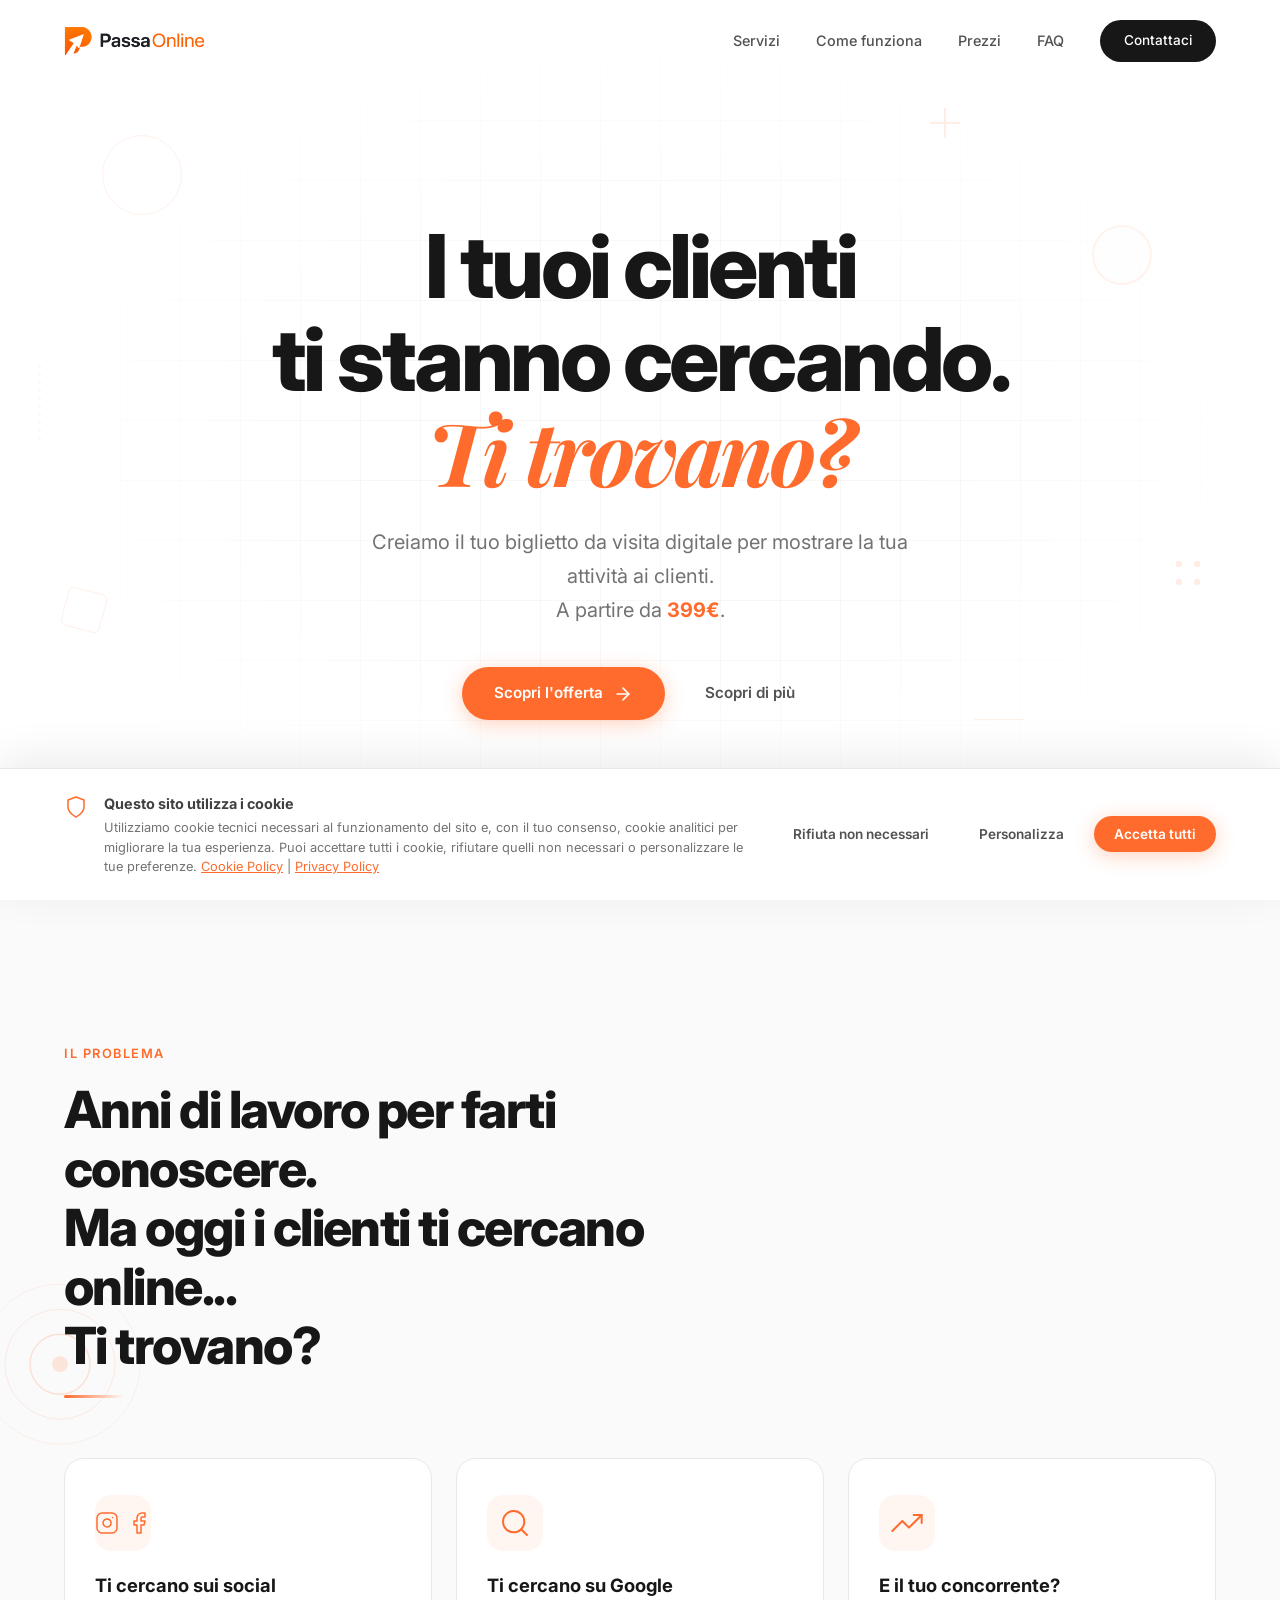
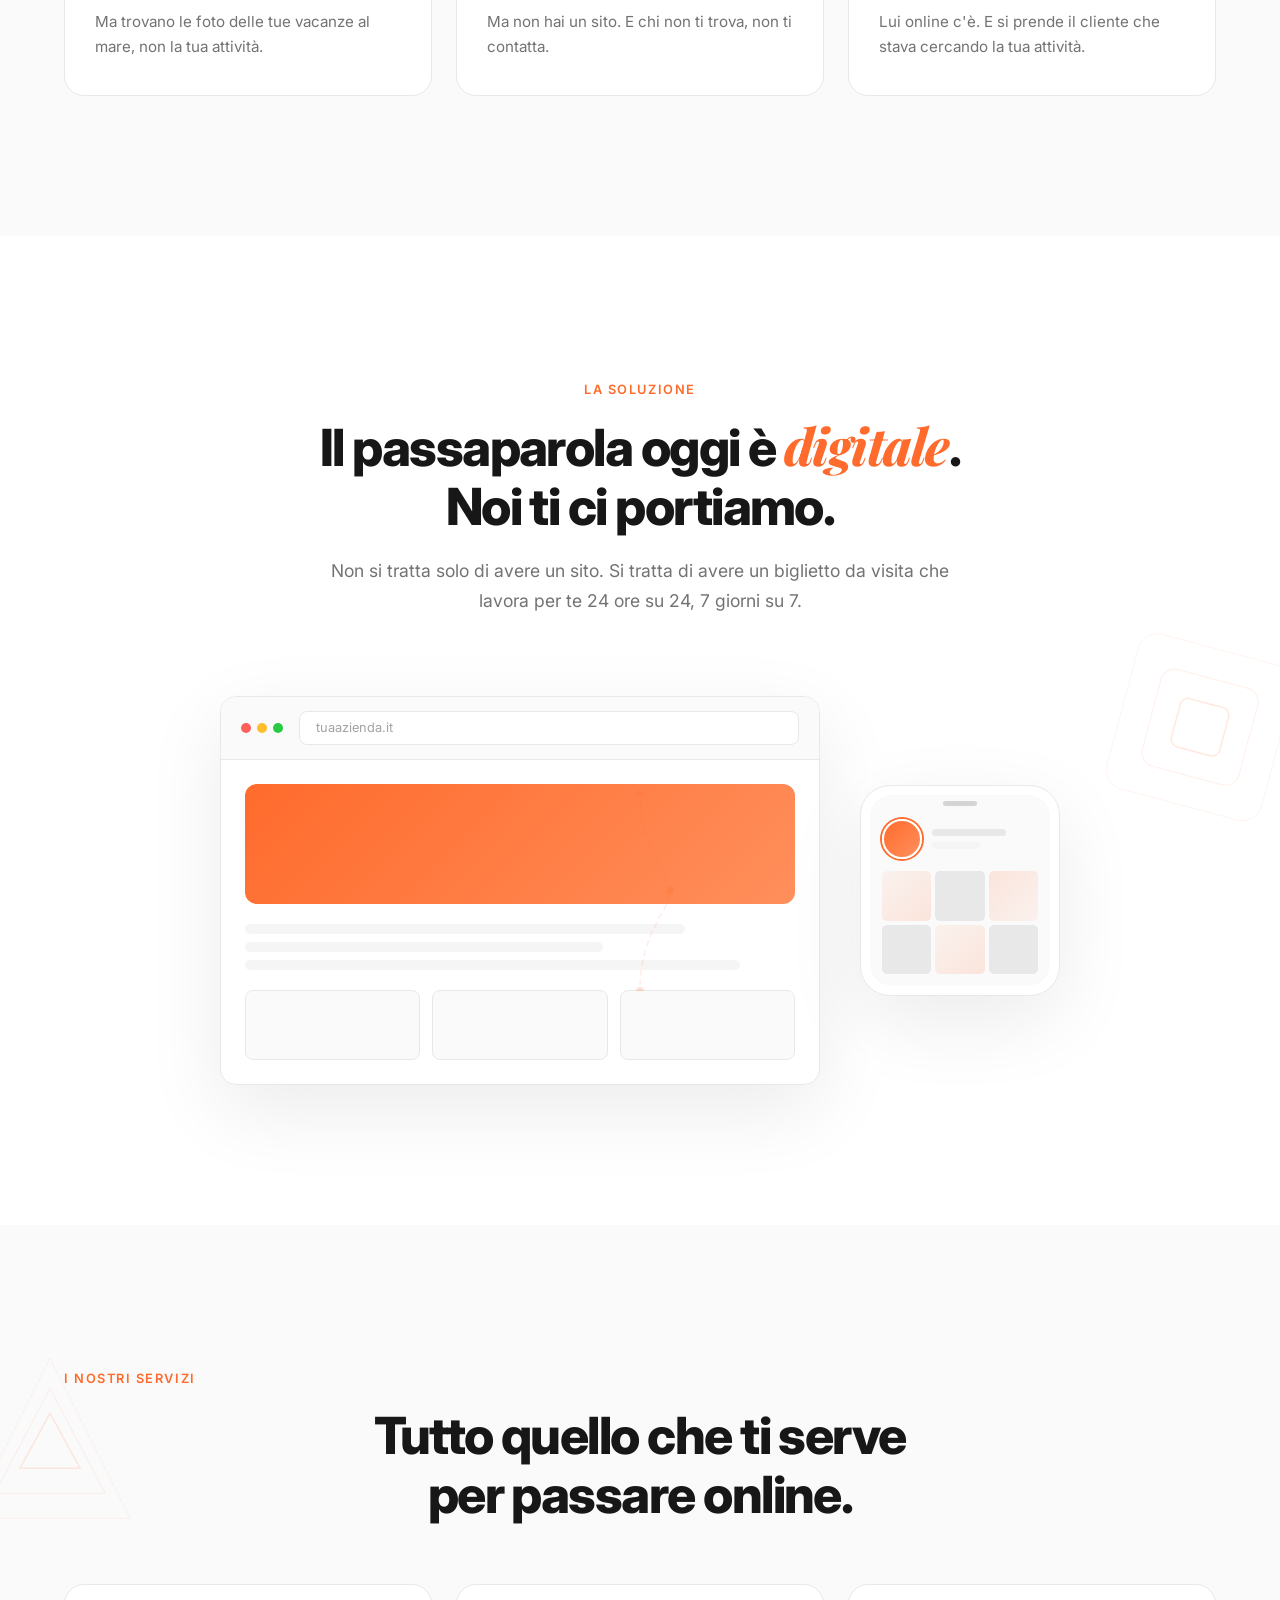
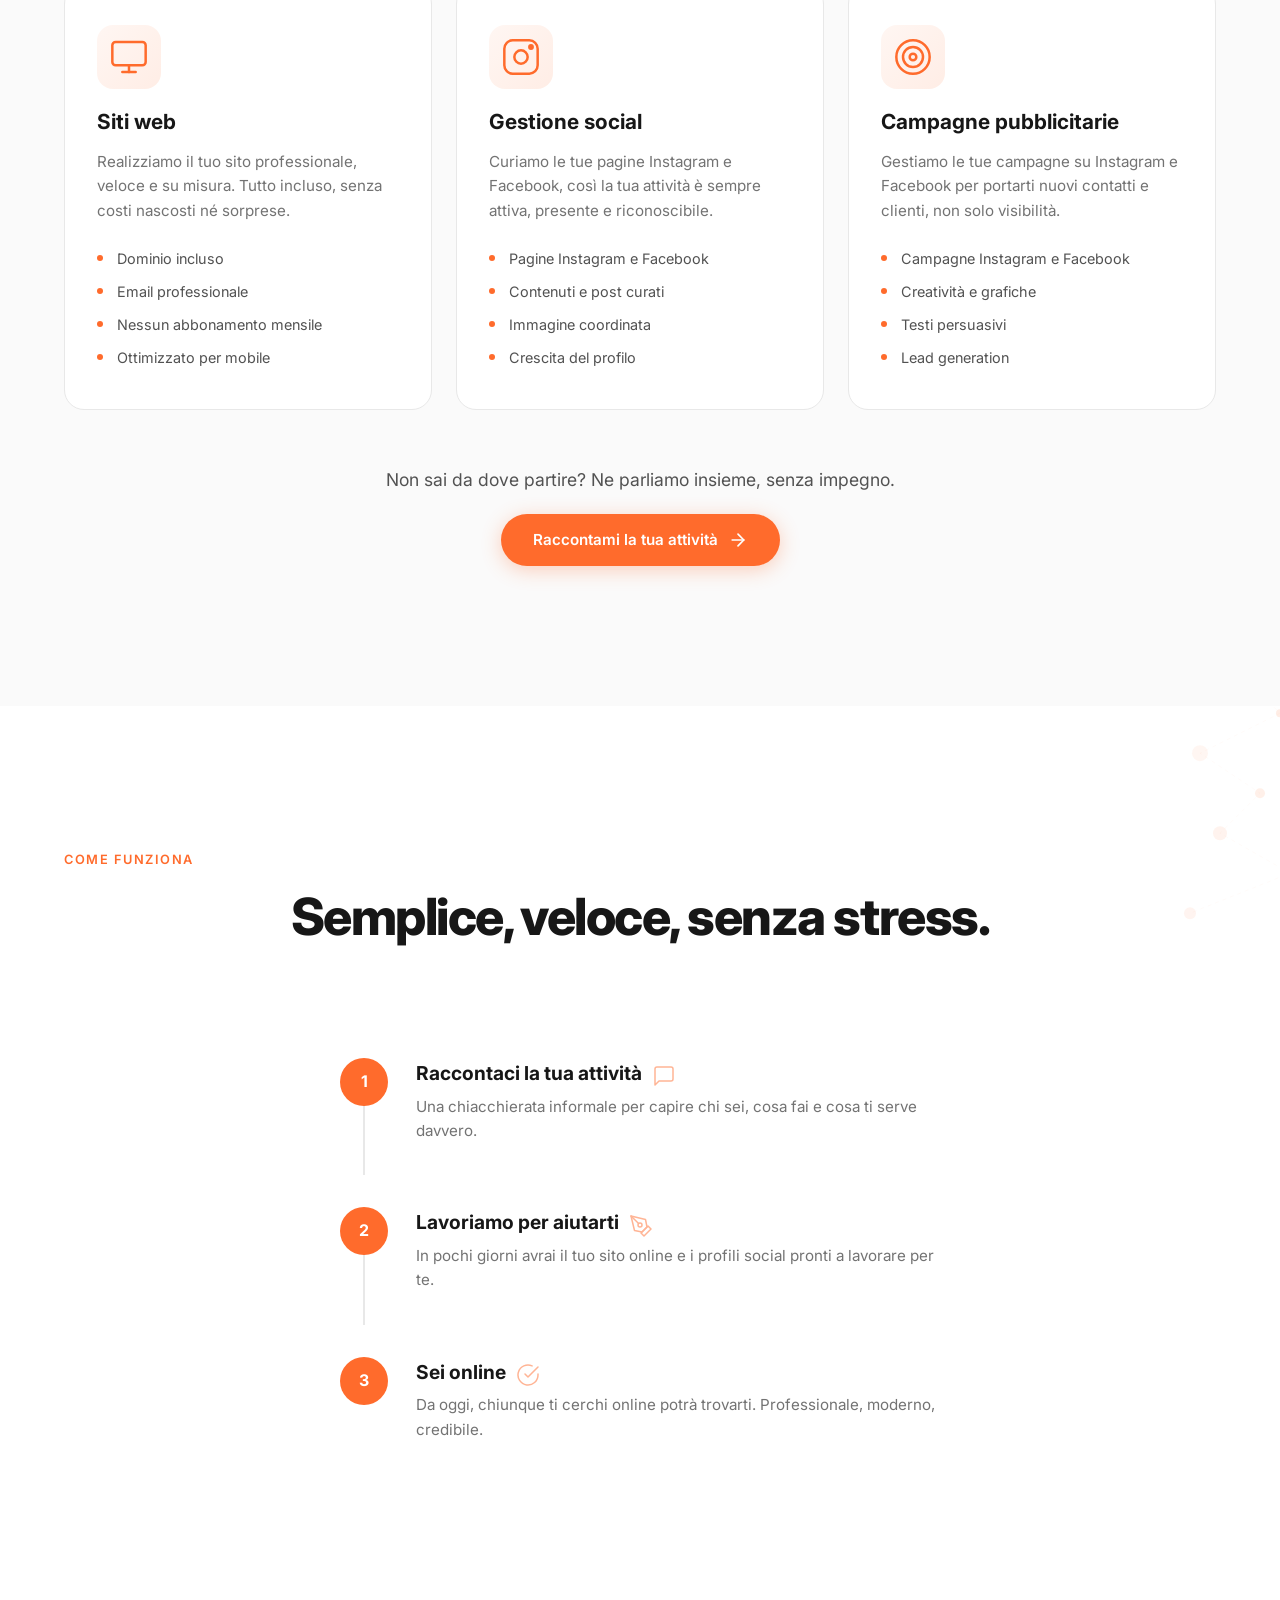
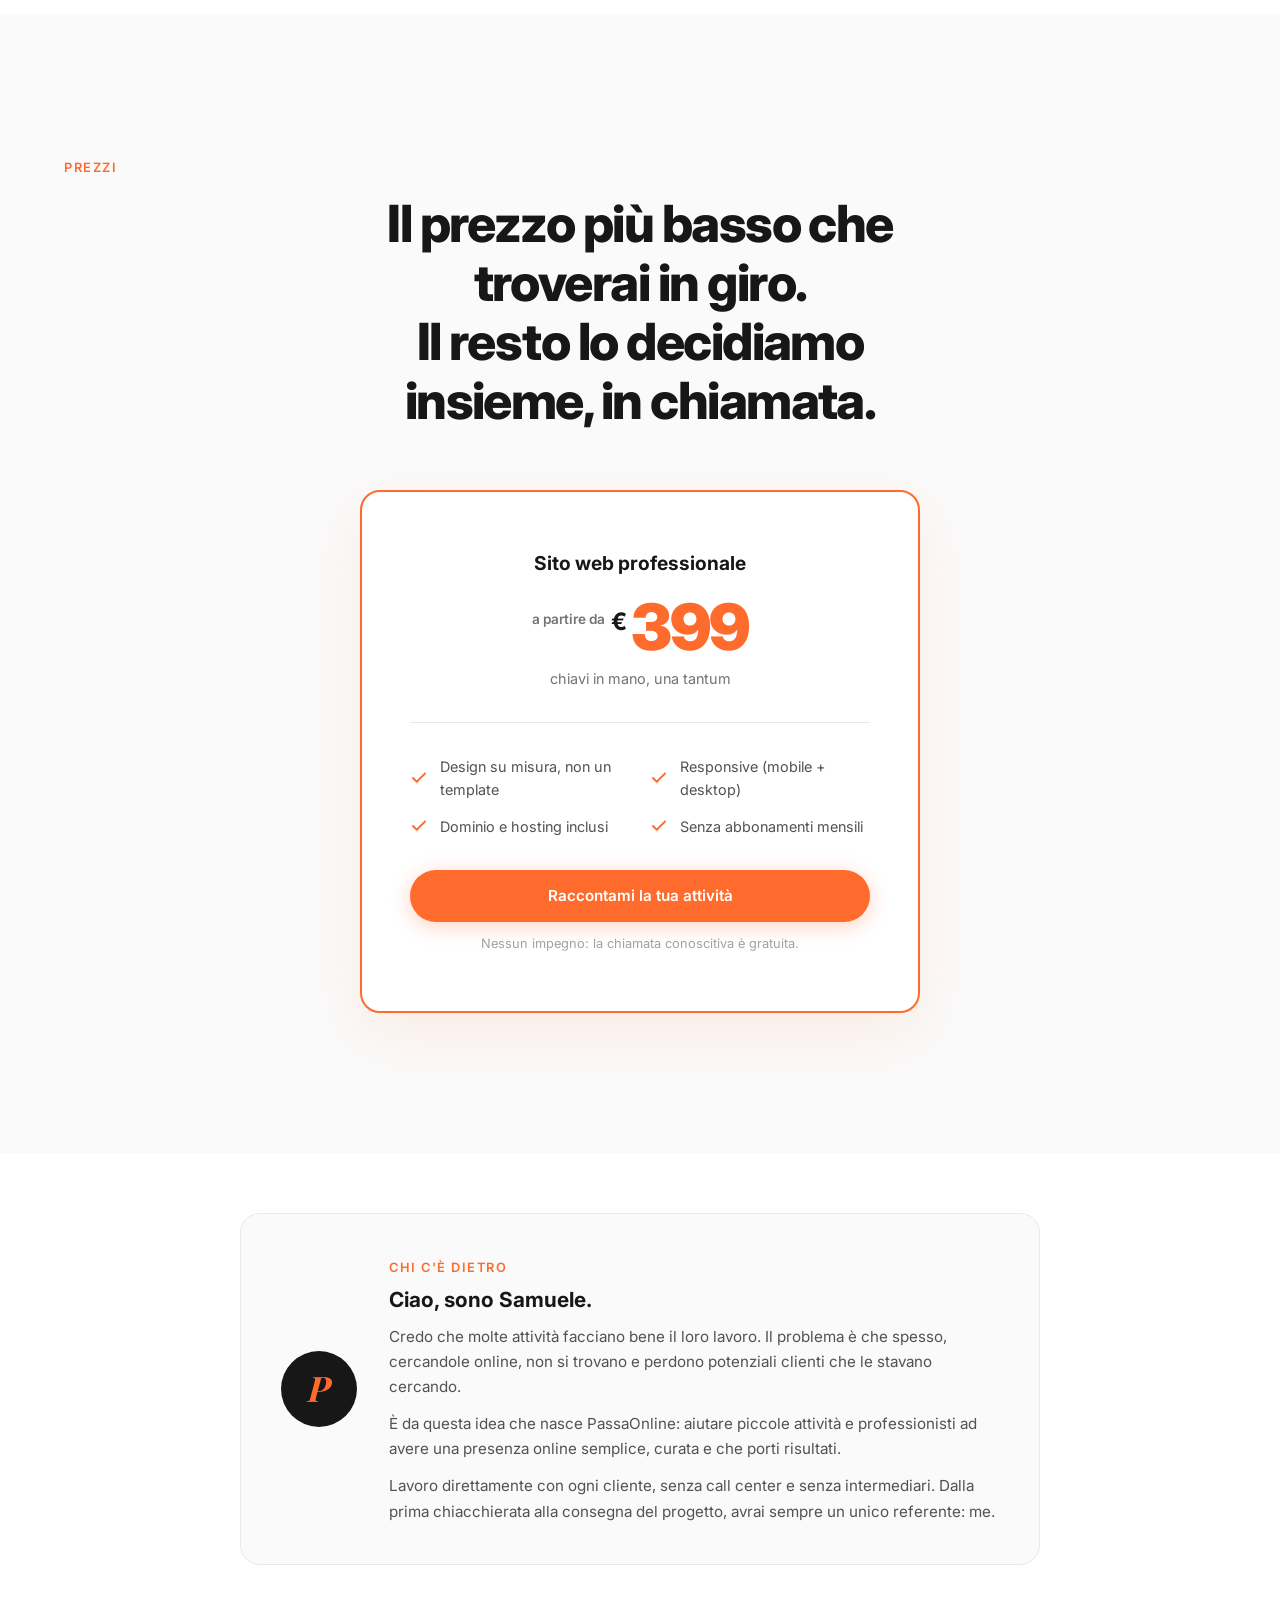
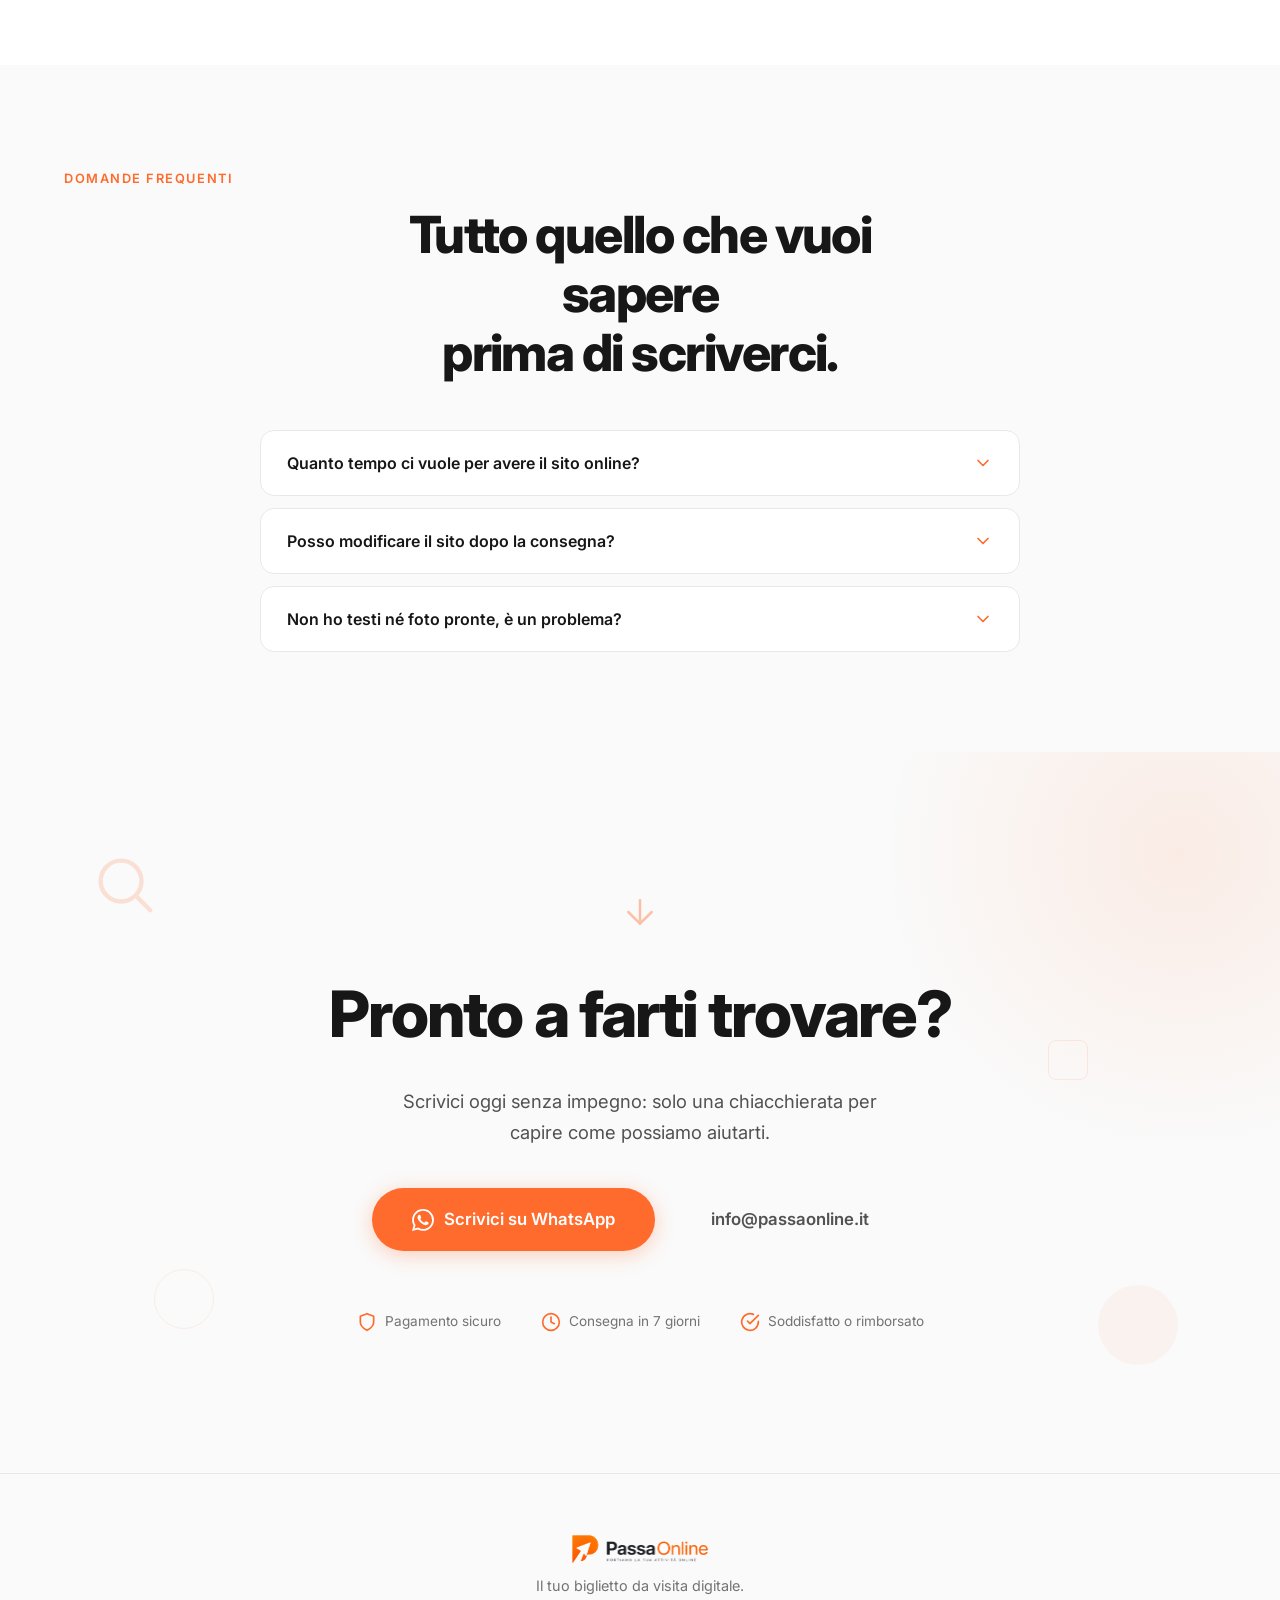
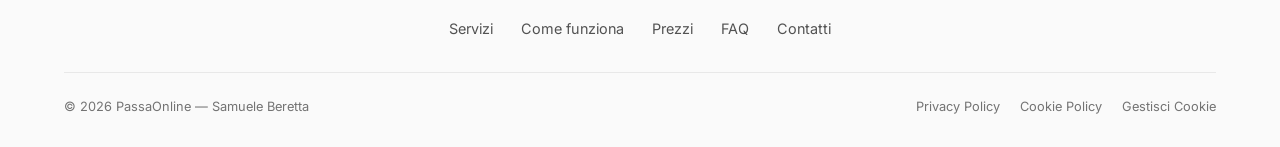
<file: index.html>
<!DOCTYPE html>
<html lang="it">
<head>
    <meta charset="UTF-8">
    <meta name="viewport" content="width=device-width, initial-scale=1.0">
    <title>PassaOnline — Il tuo biglietto da visita digitale</title>
    <meta name="description" content="Siti web professionali a partire da €399. Porta la tua attività online con PassaOnline.">

    <!-- Open Graph / social share preview -->
    <meta property="og:type" content="website">
    <meta property="og:title" content="PassaOnline — Il tuo biglietto da visita digitale">
    <meta property="og:description" content="Siti web professionali a partire da €399. Porta la tua attività online con PassaOnline.">
    <!-- TODO: aggiungere og-image.png (1200x630) e scommentare le righe sotto -->
    <!-- <meta property="og:image" content="og-image.png"> -->
    <!-- <meta name="twitter:card" content="summary_large_image"> -->

    <link rel="icon" type="image/png" href="assets/favicon.png">
    <link rel="apple-touch-icon" href="assets/apple-touch-icon.png">

    <link rel="preconnect" href="https://fonts.googleapis.com">
    <link rel="preconnect" href="https://fonts.gstatic.com" crossorigin>
    <link href="https://fonts.googleapis.com/css2?family=Inter:wght@300;400;500;600;700;800;900&family=Playfair+Display:ital,wght@0,400;0,700;1,400&display=swap" rel="stylesheet">
    <link rel="stylesheet" href="style.css">
</head>
<body>
    <!-- Cursor follower -->
    <div class="cursor-glow" id="cursorGlow"></div>

    <!-- Navigation -->
    <nav class="nav" id="nav">
        <div class="nav-inner">
            <a href="#" class="nav-logo">
                <img src="assets/logo-horizontal-notag.png" alt="PassaOnline" class="nav-logo-full">
            </a>
            <div class="nav-links" id="navLinks">
                <a href="#servizi">Servizi</a>
                <a href="#processo">Come funziona</a>
                <a href="#prezzi">Prezzi</a>
                <a href="#faq">FAQ</a>
                <a href="#contatti" class="nav-cta">Contattaci</a>
            </div>
            <button class="nav-toggle" id="navToggle" aria-label="Menu">
                <span></span>
                <span></span>
                <span></span>
            </button>
        </div>
    </nav>

    <!-- Hero Section -->
    <section class="hero" id="hero">
        <div class="hero-bg-grid"></div>
        <!-- Floating decorative shapes -->
        <div class="floating-shapes">
            <div class="shape shape-circle" style="top: 15%; left: 8%; --delay: 0s; --size: 80px;"></div>
            <div class="shape shape-ring" style="top: 25%; right: 10%; --delay: 1.5s; --size: 60px;"></div>
            <div class="shape shape-square" style="bottom: 30%; left: 5%; --delay: 3s; --size: 40px;"></div>
            <div class="shape shape-dots" style="top: 60%; right: 6%; --delay: 0.8s;"></div>
            <div class="shape shape-cross" style="top: 12%; right: 25%; --delay: 2s; --size: 30px;"></div>
            <div class="shape shape-triangle" style="bottom: 20%; right: 20%; --delay: 1s; --size: 50px;"></div>
            <div class="shape shape-zigzag" style="top: 40%; left: 3%; --delay: 2.5s;"></div>
        </div>
        <div class="hero-content">
            <h1 class="hero-title">
                <span class="reveal">I tuoi clienti</span>
                <span class="reveal">ti stanno cercando.</span>
                <span class="reveal hero-title-accent">Ti trovano?</span>
            </h1>
            <p class="hero-subtitle reveal">
                Creiamo il tuo biglietto da visita digitale per mostrare
                la tua attività ai clienti.<br>A partire da <strong>399€</strong>.
            </p>
            <div class="hero-actions reveal">
                <a href="#prezzi" class="btn btn-primary">
                    <span>Scopri l'offerta</span>
                    <svg width="20" height="20" viewBox="0 0 24 24" fill="none" stroke="currentColor" stroke-width="2" stroke-linecap="round" stroke-linejoin="round"><line x1="5" y1="12" x2="19" y2="12"></line><polyline points="12 5 19 12 12 19"></polyline></svg>
                </a>
                <a href="#servizi" class="btn btn-ghost">Scopri di più</a>
            </div>
        </div>
        <div class="hero-scroll-indicator">
            <div class="scroll-line"></div>
        </div>
    </section>

    <!-- Problem Section -->
    <section class="problem" id="problema">
        <!-- Decorative illustration -->
        <div class="section-deco section-deco-left">
            <svg width="200" height="200" viewBox="0 0 200 200" fill="none">
                <circle cx="100" cy="100" r="80" stroke="var(--orange)" stroke-width="1" opacity="0.08"/>
                <circle cx="100" cy="100" r="55" stroke="var(--orange)" stroke-width="1" opacity="0.12"/>
                <circle cx="100" cy="100" r="30" stroke="var(--orange)" stroke-width="1.5" opacity="0.18"/>
                <circle cx="100" cy="100" r="8" fill="var(--orange)" opacity="0.15"/>
            </svg>
        </div>
        <div class="container">
            <div class="problem-grid">
                <div class="problem-text">
                    <span class="section-label reveal">Il problema</span>
                    <h2 class="section-title reveal">
                        Anni di lavoro per farti conoscere.<br>Ma oggi i clienti ti cercano online...<br>Ti trovano?
                    </h2>
                    <!-- Decorative line accent -->
                    <div class="deco-line reveal"></div>
                </div>
                <div class="problem-cards">
                    <div class="problem-card reveal" data-delay="0">
                        <div class="problem-card-icon" style="gap: 8px;">
                            <svg width="26" height="26" viewBox="0 0 24 24" fill="none" stroke="currentColor" stroke-width="1.5" stroke-linecap="round" stroke-linejoin="round"><rect x="2" y="2" width="20" height="20" rx="5" ry="5"></rect><path d="M16 11.37A4 4 0 1 1 12.63 8 4 4 0 0 1 16 11.37z"></path><line x1="17.5" y1="6.5" x2="17.51" y2="6.5"></line></svg>
                            <svg width="26" height="26" viewBox="0 0 24 24" fill="none" stroke="currentColor" stroke-width="1.5" stroke-linecap="round" stroke-linejoin="round"><path d="M18 2h-3a5 5 0 0 0-5 5v3H7v4h3v8h4v-8h3l1-4h-4V7a1 1 0 0 1 1-1h3z"></path></svg>
                        </div>
                        <h3>Ti cercano sui social</h3>
                        <p>Ma trovano le foto delle tue vacanze al mare, non la tua attività.</p>
                    </div>
                    <div class="problem-card reveal" data-delay="100">
                        <div class="problem-card-icon">
                            <svg width="32" height="32" viewBox="0 0 24 24" fill="none" stroke="currentColor" stroke-width="1.5" stroke-linecap="round" stroke-linejoin="round"><circle cx="11" cy="11" r="8"></circle><line x1="21" y1="21" x2="16.65" y2="16.65"></line></svg>
                        </div>
                        <h3>Ti cercano su Google</h3>
                        <p>Ma non hai un sito. E chi non ti trova, non ti contatta.</p>
                    </div>
                    <div class="problem-card reveal" data-delay="200">
                        <div class="problem-card-icon">
                            <svg width="32" height="32" viewBox="0 0 24 24" fill="none" stroke="currentColor" stroke-width="1.5" stroke-linecap="round" stroke-linejoin="round"><polyline points="23 6 13.5 15.5 8.5 10.5 1 18"></polyline><polyline points="17 6 23 6 23 12"></polyline></svg>
                        </div>
                        <h3>E il tuo concorrente?</h3>
                        <p>Lui online c'è. E si prende il cliente che stava cercando la tua attività.</p>
                    </div>
                </div>
            </div>
        </div>
    </section>

    <!-- Solution Section -->
    <section class="solution">
        <div class="section-deco section-deco-right">
            <svg width="240" height="240" viewBox="0 0 240 240" fill="none">
                <rect x="40" y="40" width="160" height="160" rx="20" stroke="var(--orange)" stroke-width="1" opacity="0.07" transform="rotate(15 120 120)"/>
                <rect x="70" y="70" width="100" height="100" rx="14" stroke="var(--orange)" stroke-width="1" opacity="0.1" transform="rotate(15 120 120)"/>
                <rect x="95" y="95" width="50" height="50" rx="8" stroke="var(--orange)" stroke-width="1.5" opacity="0.15" transform="rotate(15 120 120)"/>
            </svg>
        </div>
        <div class="container">
            <div class="solution-content">
                <span class="section-label reveal">La soluzione</span>
                <h2 class="section-title reveal">
                    Il passaparola oggi è <em>digitale</em>.
                    <br>Noi ti ci portiamo.
                </h2>
                <p class="solution-desc reveal">
                    Non si tratta solo di avere un sito. Si tratta di avere
                    un biglietto da visita che lavora per te
                    24 ore su 24, 7 giorni su 7.
                </p>
            </div>
            <div class="solution-visual reveal">
                <!-- Decorative connector lines -->
                <svg class="deco-connector" width="100" height="200" viewBox="0 0 100 200" fill="none">
                    <path d="M50 0 C50 60, 80 80, 80 100 S50 140, 50 200" stroke="var(--orange)" stroke-width="1.5" opacity="0.12" stroke-dasharray="6 4"/>
                    <circle cx="50" cy="0" r="4" fill="var(--orange)" opacity="0.2"/>
                    <circle cx="80" cy="100" r="4" fill="var(--orange)" opacity="0.2"/>
                    <circle cx="50" cy="200" r="4" fill="var(--orange)" opacity="0.2"/>
                </svg>
                <div class="browser-mockup">
                    <div class="browser-header">
                        <div class="browser-dots">
                            <span></span><span></span><span></span>
                        </div>
                        <div class="browser-url">
                            <span>tuaazienda.it</span>
                        </div>
                    </div>
                    <div class="browser-body">
                        <div class="mockup-hero-block"></div>
                        <div class="mockup-text-lines">
                            <div class="mockup-line" style="width: 80%"></div>
                            <div class="mockup-line" style="width: 65%"></div>
                            <div class="mockup-line" style="width: 90%"></div>
                        </div>
                        <div class="mockup-cards">
                            <div class="mockup-card"></div>
                            <div class="mockup-card"></div>
                            <div class="mockup-card"></div>
                        </div>
                    </div>
                </div>
                <div class="phone-mockup">
                    <div class="phone-cam"></div>
                    <div class="phone-screen">
                        <div class="phone-header">
                            <div class="phone-profile-pic"></div>
                            <div class="phone-lines">
                                <div class="phone-line phone-line-name"></div>
                                <div class="phone-line phone-line-sub"></div>
                            </div>
                        </div>
                        <div class="phone-grid">
                            <div class="phone-post"></div>
                            <div class="phone-post"></div>
                            <div class="phone-post"></div>
                            <div class="phone-post"></div>
                            <div class="phone-post"></div>
                            <div class="phone-post"></div>
                        </div>
                    </div>
                </div>
            </div>
        </div>
    </section>

    <!-- Services Section -->
    <section class="services" id="servizi">
        <div class="section-deco section-deco-left" style="top: 20%;">
            <svg width="180" height="180" viewBox="0 0 180 180" fill="none">
                <polygon points="90,10 170,170 10,170" stroke="var(--orange)" stroke-width="1" opacity="0.07" fill="none"/>
                <polygon points="90,40 145,145 35,145" stroke="var(--orange)" stroke-width="1" opacity="0.1" fill="none"/>
                <polygon points="90,65 120,120 60,120" stroke="var(--orange)" stroke-width="1.5" opacity="0.14" fill="none"/>
            </svg>
        </div>
        <div class="container">
            <span class="section-label reveal">I nostri servizi</span>
            <h2 class="section-title reveal">Tutto quello che ti serve<br>per passare online.</h2>
            <div class="services-grid">
                <div class="service-card reveal" data-delay="0">
                    <div class="service-icon">
                        <svg width="40" height="40" viewBox="0 0 24 24" fill="none" stroke="currentColor" stroke-width="1.5" stroke-linecap="round" stroke-linejoin="round"><rect x="2" y="3" width="20" height="14" rx="2" ry="2"></rect><line x1="8" y1="21" x2="16" y2="21"></line><line x1="12" y1="17" x2="12" y2="21"></line></svg>
                    </div>
                    <h3>Siti web</h3>
                    <p>Realizziamo il tuo sito professionale, veloce e su misura. Tutto incluso, senza costi nascosti né sorprese.</p>
                    <ul class="service-features">
                        <li>Dominio incluso</li>
                        <li>Email professionale</li>
                        <li>Nessun abbonamento mensile</li>
                        <li>Ottimizzato per mobile</li>
                    </ul>
                </div>
                <div class="service-card reveal" data-delay="100">
                    <div class="service-icon">
                        <svg width="40" height="40" viewBox="0 0 24 24" fill="none" stroke="currentColor" stroke-width="1.5" stroke-linecap="round" stroke-linejoin="round"><path d="M17 2H7a5 5 0 0 0-5 5v10a5 5 0 0 0 5 5h10a5 5 0 0 0 5-5V7a5 5 0 0 0-5-5z"></path><circle cx="12" cy="12" r="4"></circle><circle cx="18" cy="6" r="1" fill="currentColor"></circle></svg>
                    </div>
                    <h3>Gestione social</h3>
                    <p>Curiamo le tue pagine Instagram e Facebook, così la tua attività è sempre attiva, presente e riconoscibile.</p>
                    <ul class="service-features">
                        <li>Pagine Instagram e Facebook</li>
                        <li>Contenuti e post curati</li>
                        <li>Immagine coordinata</li>
                        <li>Crescita del profilo</li>
                    </ul>
                </div>
                <div class="service-card reveal" data-delay="200">
                    <div class="service-icon">
                        <svg width="40" height="40" viewBox="0 0 24 24" fill="none" stroke="currentColor" stroke-width="1.5" stroke-linecap="round" stroke-linejoin="round"><circle cx="12" cy="12" r="10"></circle><circle cx="12" cy="12" r="6"></circle><circle cx="12" cy="12" r="2"></circle></svg>
                    </div>
                    <h3>Campagne pubblicitarie</h3>
                    <p>Gestiamo le tue campagne su Instagram e Facebook per portarti nuovi contatti e clienti, non solo visibilità.</p>
                    <ul class="service-features">
                        <li>Campagne Instagram e Facebook</li>
                        <li>Creatività e grafiche</li>
                        <li>Testi persuasivi</li>
                        <li>Lead generation</li>
                    </ul>
                </div>
            </div>
            <div class="services-cta reveal">
                <p>Non sai da dove partire? Ne parliamo insieme, senza impegno.</p>
                <a href="#contatti" class="btn btn-primary">
                    <span>Raccontami la tua attività</span>
                    <svg width="20" height="20" viewBox="0 0 24 24" fill="none" stroke="currentColor" stroke-width="2" stroke-linecap="round" stroke-linejoin="round"><line x1="5" y1="12" x2="19" y2="12"></line><polyline points="12 5 19 12 12 19"></polyline></svg>
                </a>
            </div>
        </div>
    </section>

    <!-- Process Section -->
    <section class="process" id="processo">
        <div class="section-deco section-deco-right" style="top: 10%;">
            <svg width="160" height="320" viewBox="0 0 160 320" fill="none">
                <circle cx="80" cy="40" r="6" fill="var(--orange)" opacity="0.08"/>
                <circle cx="120" cy="80" r="4" fill="var(--orange)" opacity="0.12"/>
                <circle cx="40" cy="120" r="8" fill="var(--orange)" opacity="0.06"/>
                <circle cx="100" cy="160" r="5" fill="var(--orange)" opacity="0.1"/>
                <circle cx="60" cy="200" r="7" fill="var(--orange)" opacity="0.08"/>
                <circle cx="130" cy="240" r="3" fill="var(--orange)" opacity="0.14"/>
                <circle cx="30" cy="280" r="6" fill="var(--orange)" opacity="0.07"/>
                <path d="M80 40 L120 80 L40 120 L100 160 L60 200 L130 240 L30 280" stroke="var(--orange)" stroke-width="0.5" opacity="0.06" stroke-dasharray="4 4"/>
            </svg>
        </div>
        <div class="container">
            <span class="section-label reveal">Come funziona</span>
            <h2 class="section-title reveal">Semplice, veloce, senza stress.</h2>
            <div class="process-steps">
                <div class="process-step reveal" data-delay="0">
                    <div class="step-connector"></div>
                    <div class="step-dot">
                        <span>1</span>
                    </div>
                    <div class="step-content">
                        <div class="step-title-row">
                            <h3>Raccontaci la tua attività</h3>
                            <svg class="step-icon" width="24" height="24" viewBox="0 0 24 24" fill="none" stroke="var(--orange)" stroke-width="1.5" stroke-linecap="round" stroke-linejoin="round"><path d="M21 15a2 2 0 0 1-2 2H7l-4 4V5a2 2 0 0 1 2-2h14a2 2 0 0 1 2 2z"></path></svg>
                        </div>
                        <p>Una chiacchierata informale per capire chi sei, cosa fai e cosa ti serve davvero.</p>
                    </div>
                </div>
                <div class="process-step reveal" data-delay="150">
                    <div class="step-connector"></div>
                    <div class="step-dot">
                        <span>2</span>
                    </div>
                    <div class="step-content">
                        <div class="step-title-row">
                            <h3>Lavoriamo per aiutarti</h3>
                            <svg class="step-icon" width="24" height="24" viewBox="0 0 24 24" fill="none" stroke="var(--orange)" stroke-width="1.5" stroke-linecap="round" stroke-linejoin="round"><path d="M12 19l7-7 3 3-7 7-3-3z"></path><path d="M18 13l-1.5-7.5L2 2l3.5 14.5L13 18l5-5z"></path><path d="M2 2l7.586 7.586"></path><circle cx="11" cy="11" r="2"></circle></svg>
                        </div>
                        <p>In pochi giorni avrai il tuo sito online e i profili social pronti a lavorare per te.</p>
                    </div>
                </div>
                <div class="process-step reveal" data-delay="300">
                    <div class="step-connector"></div>
                    <div class="step-dot">
                        <span>3</span>
                    </div>
                    <div class="step-content">
                        <div class="step-title-row">
                            <h3>Sei online</h3>
                            <svg class="step-icon" width="24" height="24" viewBox="0 0 24 24" fill="none" stroke="var(--orange)" stroke-width="1.5" stroke-linecap="round" stroke-linejoin="round"><path d="M22 11.08V12a10 10 0 1 1-5.93-9.14"></path><polyline points="22 4 12 14.01 9 11.01"></polyline></svg>
                        </div>
                        <p>Da oggi, chiunque ti cerchi online potrà trovarti. Professionale, moderno, credibile.</p>
                    </div>
                </div>
            </div>
        </div>
    </section>

    <!-- Pricing Section -->
    <section class="pricing" id="prezzi">
        <div class="container">
            <span class="section-label reveal">Prezzi</span>
            <h2 class="section-title reveal">Il prezzo più basso che troverai in giro.<br>Il resto lo decidiamo insieme, in chiamata.</h2>
            <div class="pricing-single reveal">
                <div class="pricing-card pricing-card-single">
                    <div class="pricing-header">
                        <h3>Sito web professionale</h3>
                        <div class="pricing-price">
                            <span class="pricing-from">a partire da</span>
                            <span class="price-currency">€</span>
                            <span class="price-amount">399</span>
                        </div>
                        <p class="pricing-period">chiavi in mano, una tantum</p>
                    </div>
                    <ul class="pricing-features pricing-features-grid">
                        <li>
                            <svg width="18" height="18" viewBox="0 0 24 24" fill="none" stroke="currentColor" stroke-width="2.5" stroke-linecap="round" stroke-linejoin="round"><polyline points="20 6 9 17 4 12"></polyline></svg>
                            Design su misura, non un template
                        </li>
                        <li>
                            <svg width="18" height="18" viewBox="0 0 24 24" fill="none" stroke="currentColor" stroke-width="2.5" stroke-linecap="round" stroke-linejoin="round"><polyline points="20 6 9 17 4 12"></polyline></svg>
                            Responsive (mobile + desktop)
                        </li>
                        <li>
                            <svg width="18" height="18" viewBox="0 0 24 24" fill="none" stroke="currentColor" stroke-width="2.5" stroke-linecap="round" stroke-linejoin="round"><polyline points="20 6 9 17 4 12"></polyline></svg>
                            Dominio e hosting inclusi
                        </li>
                        <li>
                            <svg width="18" height="18" viewBox="0 0 24 24" fill="none" stroke="currentColor" stroke-width="2.5" stroke-linecap="round" stroke-linejoin="round"><polyline points="20 6 9 17 4 12"></polyline></svg>
                            Senza abbonamenti mensili
                        </li>
                    </ul>
                    <a href="#contatti" class="btn btn-primary btn-full">Raccontami la tua attività</a>
                    <p class="pricing-note">Nessun impegno: la chiamata conoscitiva è gratuita.</p>
                </div>
            </div>
        </div>
    </section>

    <!-- Founder / About Section -->
    <section class="founder">
        <div class="container">
            <div class="founder-card reveal">
                <div class="founder-avatar">P</div>
                <div class="founder-text">
                    <span class="section-label">Chi c'è dietro</span>
                    <h3>Ciao, sono Samuele.</h3>
                    <p>Credo che molte attività facciano bene il loro lavoro. Il problema è che spesso, cercandole online, non si trovano e perdono potenziali clienti che le stavano cercando.</p>
                    <p>È da questa idea che nasce PassaOnline: aiutare piccole attività e professionisti ad avere una presenza online semplice, curata e che porti risultati.</p>
                    <p>Lavoro direttamente con ogni cliente, senza call center e senza intermediari. Dalla prima chiacchierata alla consegna del progetto, avrai sempre un unico referente: me.</p>
                </div>
            </div>
        </div>
    </section>

    <!-- FAQ Section -->
    <section class="faq" id="faq">
        <div class="container">
            <span class="section-label reveal">Domande frequenti</span>
            <h2 class="section-title reveal">Tutto quello che vuoi sapere<br>prima di scriverci.</h2>
            <div class="faq-list">
                <div class="faq-item reveal" data-delay="0">
                    <button class="faq-question">
                        <span>Quanto tempo ci vuole per avere il sito online?</span>
                        <svg class="faq-chevron" width="20" height="20" viewBox="0 0 24 24" fill="none" stroke="currentColor" stroke-width="2" stroke-linecap="round" stroke-linejoin="round"><polyline points="6 9 12 15 18 9"></polyline></svg>
                    </button>
                    <div class="faq-answer">
                        <p>In genere 7 giorni lavorativi da quando mi dai il materiale (testi, foto, idee). Se hai fretta, dimmelo in chiamata: spesso si può velocizzare.</p>
                    </div>
                </div>
                <div class="faq-item reveal" data-delay="60">
                    <button class="faq-question">
                        <span>Posso modificare il sito dopo la consegna?</span>
                        <svg class="faq-chevron" width="20" height="20" viewBox="0 0 24 24" fill="none" stroke="currentColor" stroke-width="2" stroke-linecap="round" stroke-linejoin="round"><polyline points="6 9 12 15 18 9"></polyline></svg>
                    </button>
                    <div class="faq-answer">
                        <p>Certo. Dopo la consegna abbiamo un mese insieme per perfezionare il sito: rivediamo con calma cosa funziona, cosa migliorare e sistemiamo tutte le modifiche necessarie finché non è come lo vuoi.</p>
                    </div>
                </div>
                <div class="faq-item reveal" data-delay="120">
                    <button class="faq-question">
                        <span>Non ho testi né foto pronte, è un problema?</span>
                        <svg class="faq-chevron" width="20" height="20" viewBox="0 0 24 24" fill="none" stroke="currentColor" stroke-width="2" stroke-linecap="round" stroke-linejoin="round"><polyline points="6 9 12 15 18 9"></polyline></svg>
                    </button>
                    <div class="faq-answer">
                        <p>No. Ti guido io: partiamo da una chiamata dove tiriamo fuori insieme i contenuti giusti per la tua attività.</p>
                    </div>
                </div>
            </div>
        </div>
    </section>

    <!-- CTA Section -->
    <section class="cta" id="contatti">
        <!-- Floating shapes in CTA -->
        <div class="cta-shapes">
            <div class="cta-shape cta-shape-1 cta-shape-search">
                <svg viewBox="0 0 24 24" fill="none" stroke="var(--orange)" stroke-width="1.5" stroke-linecap="round" stroke-linejoin="round"><circle cx="11" cy="11" r="7"></circle><line x1="21" y1="21" x2="16.65" y2="16.65"></line></svg>
            </div>
            <div class="cta-shape cta-shape-2"></div>
            <div class="cta-shape cta-shape-3"></div>
            <div class="cta-shape cta-shape-4"></div>
        </div>
        <div class="container">
            <div class="cta-content">
                <!-- Decorative arrow pointing down -->
                <svg class="cta-deco-arrow reveal" width="40" height="40" viewBox="0 0 24 24" fill="none" stroke="var(--orange)" stroke-width="1.5" stroke-linecap="round" stroke-linejoin="round" style="margin-bottom: 24px; opacity: 0.4;"><line x1="12" y1="5" x2="12" y2="19"></line><polyline points="19 12 12 19 5 12"></polyline></svg>
                <h2 class="cta-title reveal">Pronto a farti trovare?</h2>
                <p class="cta-desc reveal">
                    Scrivici oggi senza impegno: solo una chiacchierata per capire come possiamo aiutarti.
                </p>
                <div class="cta-actions reveal">
                    <a href="https://wa.me/393345366151?text=Ciao%20Samuele%21%20ti%20ho%20scritto%20perch%C3%A9%20ho%20un%27attivit%C3%A0%20e%20vorrei%20sapere%20come%20puoi%20aiutarmi%20%F0%9F%98%8A" class="btn btn-primary btn-lg" target="_blank" rel="noopener">
                        <svg width="22" height="22" viewBox="0 0 24 24" fill="currentColor"><path d="M17.472 14.382c-.297-.149-1.758-.867-2.03-.967-.273-.099-.471-.148-.67.15-.197.297-.767.966-.94 1.164-.173.199-.347.223-.644.075-.297-.15-1.255-.463-2.39-1.475-.883-.788-1.48-1.761-1.653-2.059-.173-.297-.018-.458.13-.606.134-.133.298-.347.446-.52.149-.174.198-.298.298-.497.099-.198.05-.371-.025-.52-.075-.149-.669-1.612-.916-2.207-.242-.579-.487-.5-.669-.51-.173-.008-.371-.01-.57-.01-.198 0-.52.074-.792.372-.272.297-1.04 1.016-1.04 2.479 0 1.462 1.065 2.875 1.213 3.074.149.198 2.096 3.2 5.077 4.487.709.306 1.262.489 1.694.625.712.227 1.36.195 1.871.118.571-.085 1.758-.719 2.006-1.413.248-.694.248-1.289.173-1.413-.074-.124-.272-.198-.57-.347m-5.421 7.403h-.004a9.87 9.87 0 01-5.031-1.378l-.361-.214-3.741.982.998-3.648-.235-.374a9.86 9.86 0 01-1.51-5.26c.001-5.45 4.436-9.884 9.888-9.884 2.64 0 5.122 1.03 6.988 2.898a9.825 9.825 0 012.893 6.994c-.003 5.45-4.437 9.884-9.885 9.884m8.413-18.297A11.815 11.815 0 0012.05 0C5.495 0 .16 5.335.157 11.892c0 2.096.547 4.142 1.588 5.945L.057 24l6.305-1.654a11.882 11.882 0 005.683 1.448h.005c6.554 0 11.89-5.335 11.893-11.893a11.821 11.821 0 00-3.48-8.413z"/></svg>
                        <span>Scrivici su WhatsApp</span>
                    </a>
                    <a href="mailto:info@passaonline.it" class="btn btn-ghost btn-lg">
                        info@passaonline.it
                    </a>
                </div>
                <div class="cta-trust-badges reveal">
                    <div class="trust-badge">
                        <svg width="20" height="20" viewBox="0 0 24 24" fill="none" stroke="currentColor" stroke-width="2" stroke-linecap="round" stroke-linejoin="round"><path d="M12 22s8-4 8-10V5l-8-3-8 3v7c0 6 8 10 8 10z"></path></svg>
                        <span>Pagamento sicuro</span>
                    </div>
                    <div class="trust-badge">
                        <svg width="20" height="20" viewBox="0 0 24 24" fill="none" stroke="currentColor" stroke-width="2" stroke-linecap="round" stroke-linejoin="round"><circle cx="12" cy="12" r="10"></circle><polyline points="12 6 12 12 16 14"></polyline></svg>
                        <span>Consegna in 7 giorni</span>
                    </div>
                    <div class="trust-badge">
                        <svg width="20" height="20" viewBox="0 0 24 24" fill="none" stroke="currentColor" stroke-width="2" stroke-linecap="round" stroke-linejoin="round"><path d="M22 11.08V12a10 10 0 1 1-5.93-9.14"></path><polyline points="22 4 12 14.01 9 11.01"></polyline></svg>
                        <span>Soddisfatto o rimborsato</span>
                    </div>
                </div>
            </div>
        </div>
    </section>

    <!-- Footer -->
    <footer class="footer">
        <div class="container">
            <div class="footer-top">
                <a href="#" class="nav-logo footer-logo">
                    <img src="assets/logo-horizontal.png" alt="PassaOnline" class="nav-logo-full">
                </a>
                <p class="footer-tagline">Il tuo biglietto da visita digitale.</p>
                <nav class="footer-nav">
                    <a href="#servizi">Servizi</a>
                    <a href="#processo">Come funziona</a>
                    <a href="#prezzi">Prezzi</a>
                    <a href="#faq">FAQ</a>
                    <a href="#contatti">Contatti</a>
                </nav>
            </div>
            <div class="footer-bottom">
                <p class="footer-copy">&copy; 2026 PassaOnline — Samuele Beretta</p>
                <div class="footer-legal">
                    <a href="privacy.html">Privacy Policy</a>
                    <a href="cookie.html">Cookie Policy</a>
                    <a href="#" id="openCookieSettings">Gestisci Cookie</a>
                </div>
            </div>
        </div>
    </footer>

    <!-- Cookie Consent Banner (GDPR) -->
    <div class="cookie-banner" id="cookieBanner">
        <div class="cookie-banner-inner">
            <div class="cookie-text">
                <svg width="24" height="24" viewBox="0 0 24 24" fill="none" stroke="var(--orange)" stroke-width="1.5" stroke-linecap="round" stroke-linejoin="round"><path d="M12 22s8-4 8-10V5l-8-3-8 3v7c0 6 8 10 8 10z"></path></svg>
                <div>
                    <p><strong>Questo sito utilizza i cookie</strong></p>
                    <p class="cookie-desc">Utilizziamo cookie tecnici necessari al funzionamento del sito e, con il tuo consenso, cookie analitici per migliorare la tua esperienza. Puoi accettare tutti i cookie, rifiutare quelli non necessari o personalizzare le tue preferenze. <a href="cookie.html">Cookie Policy</a> | <a href="privacy.html">Privacy Policy</a></p>
                </div>
            </div>
            <div class="cookie-actions">
                <button class="btn btn-ghost cookie-btn" id="cookieReject">Rifiuta non necessari</button>
                <button class="btn btn-ghost cookie-btn" id="cookieCustomize">Personalizza</button>
                <button class="btn btn-primary cookie-btn" id="cookieAccept">Accetta tutti</button>
            </div>
        </div>
        <!-- Cookie preferences panel -->
        <div class="cookie-preferences" id="cookiePreferences">
            <div class="cookie-pref-inner">
                <h3>Personalizza le tue preferenze</h3>
                <div class="cookie-option">
                    <div class="cookie-option-info">
                        <strong>Cookie tecnici (necessari)</strong>
                        <p>Essenziali per il funzionamento del sito. Non possono essere disattivati.</p>
                    </div>
                    <label class="cookie-toggle cookie-toggle-disabled">
                        <input type="checkbox" checked disabled>
                        <span class="toggle-slider"></span>
                    </label>
                </div>
                <div class="cookie-option">
                    <div class="cookie-option-info">
                        <strong>Cookie analitici</strong>
                        <p>Ci aiutano a capire come i visitatori interagiscono con il sito, raccogliendo informazioni in forma anonima.</p>
                    </div>
                    <label class="cookie-toggle">
                        <input type="checkbox" id="cookieAnalytics">
                        <span class="toggle-slider"></span>
                    </label>
                </div>
                <div class="cookie-option">
                    <div class="cookie-option-info">
                        <strong>Cookie di marketing</strong>
                        <p>Utilizzati per mostrarti pubblicità pertinenti e misurare l'efficacia delle campagne.</p>
                    </div>
                    <label class="cookie-toggle">
                        <input type="checkbox" id="cookieMarketing">
                        <span class="toggle-slider"></span>
                    </label>
                </div>
                <div class="cookie-pref-actions">
                    <button class="btn btn-primary cookie-btn" id="cookieSavePrefs">Salva preferenze</button>
                </div>
            </div>
        </div>
    </div>

    <script src="script.js"></script>
</body>
</html>
</file>
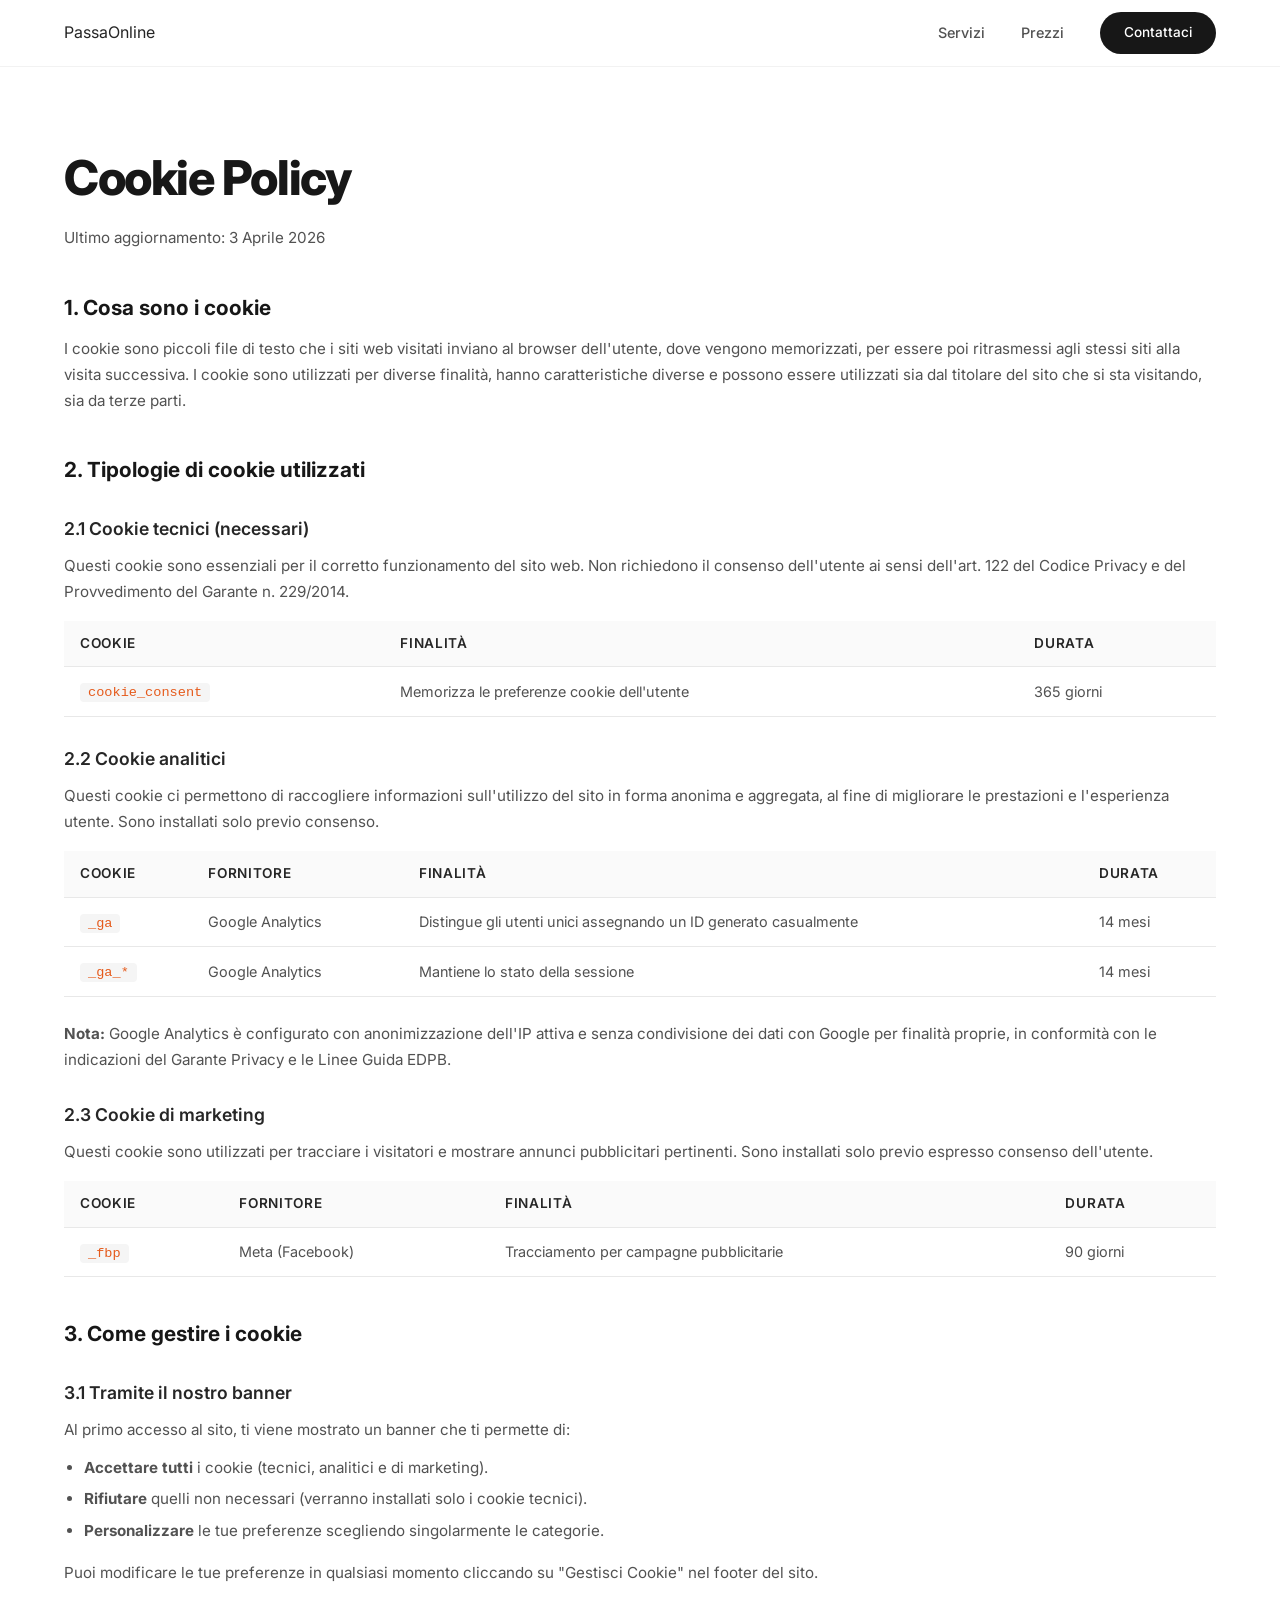
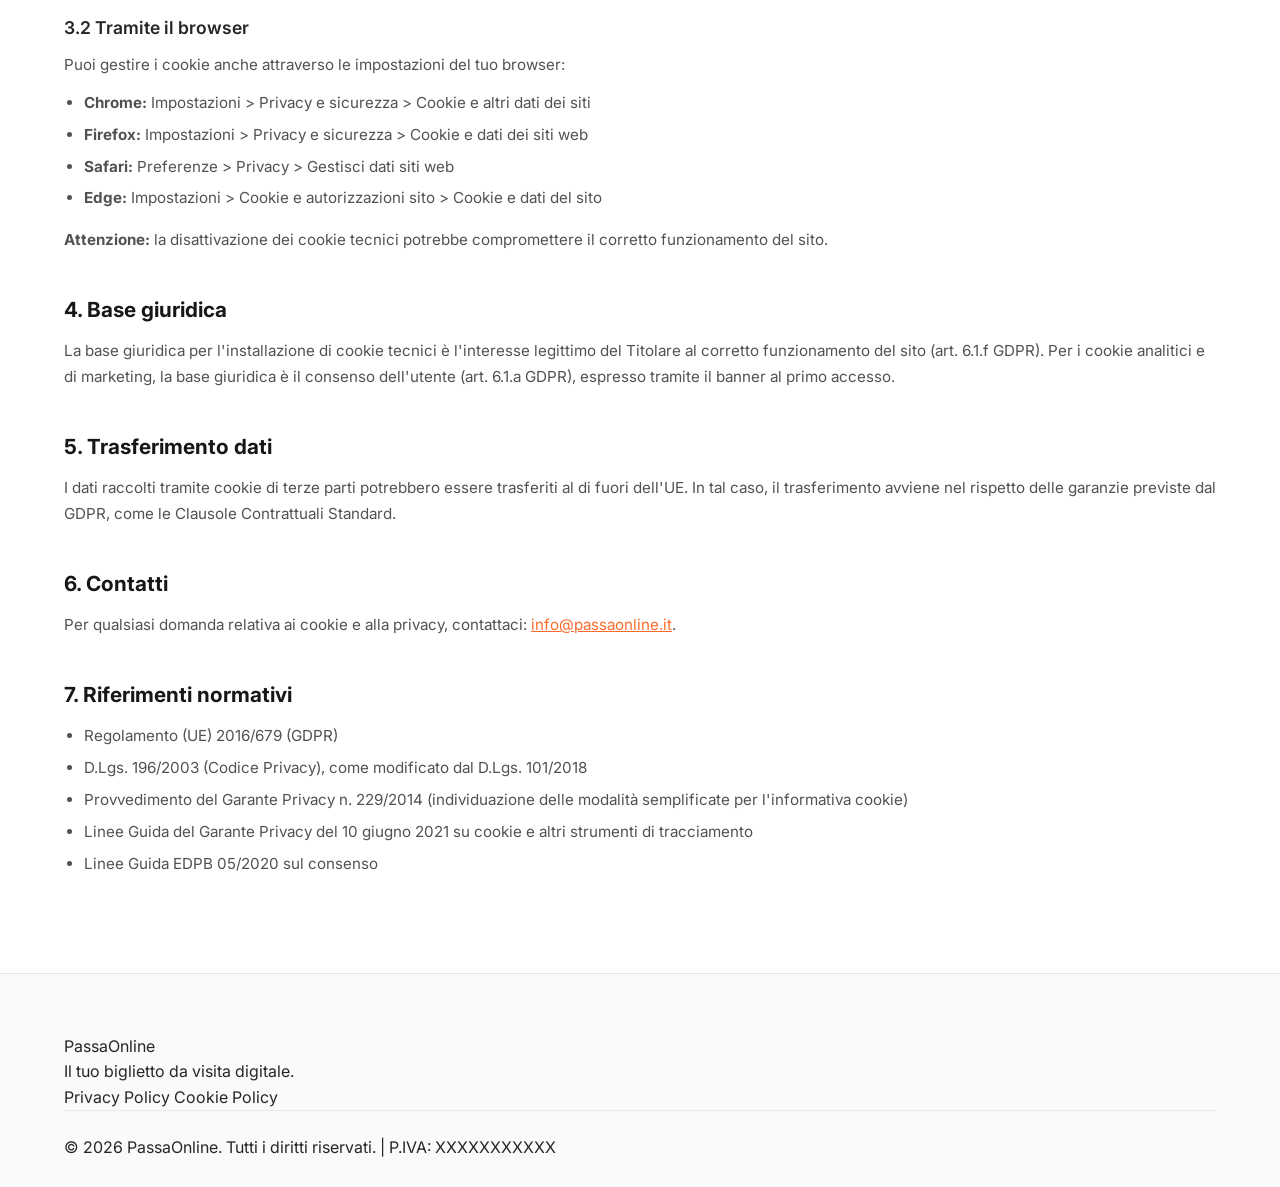
<file: cookie.html>
<!DOCTYPE html>
<html lang="it">
<head>
    <meta charset="UTF-8">
    <meta name="viewport" content="width=device-width, initial-scale=1.0">
    <title>Cookie Policy — PassaOnline</title>
    <link rel="preconnect" href="https://fonts.googleapis.com">
    <link rel="preconnect" href="https://fonts.gstatic.com" crossorigin>
    <link href="https://fonts.googleapis.com/css2?family=Inter:wght@300;400;500;600;700;800;900&family=Playfair+Display:ital,wght@0,400;0,700;1,400&display=swap" rel="stylesheet">
    <link rel="stylesheet" href="style.css">
</head>
<body>
    <nav class="nav scrolled" id="nav">
        <div class="nav-inner">
            <a href="index.html" class="nav-logo">
                <span class="logo-passa">Passa</span><span class="logo-online">Online</span>
            </a>
            <div class="nav-links" id="navLinks">
                <a href="index.html#servizi">Servizi</a>
                <a href="index.html#prezzi">Prezzi</a>
                <a href="index.html#contatti" class="nav-cta">Contattaci</a>
            </div>
            <button class="nav-toggle" id="navToggle" aria-label="Menu">
                <span></span><span></span><span></span>
            </button>
        </div>
    </nav>

    <section class="legal-page">
        <div class="container">
            <h1>Cookie Policy</h1>
            <p class="legal-updated">Ultimo aggiornamento: 3 Aprile 2026</p>

            <h2>1. Cosa sono i cookie</h2>
            <p>I cookie sono piccoli file di testo che i siti web visitati inviano al browser dell'utente, dove vengono memorizzati, per essere poi ritrasmessi agli stessi siti alla visita successiva. I cookie sono utilizzati per diverse finalità, hanno caratteristiche diverse e possono essere utilizzati sia dal titolare del sito che si sta visitando, sia da terze parti.</p>

            <h2>2. Tipologie di cookie utilizzati</h2>

            <h3>2.1 Cookie tecnici (necessari)</h3>
            <p>Questi cookie sono essenziali per il corretto funzionamento del sito web. Non richiedono il consenso dell'utente ai sensi dell'art. 122 del Codice Privacy e del Provvedimento del Garante n. 229/2014.</p>
            <table class="cookie-table">
                <thead>
                    <tr>
                        <th>Cookie</th>
                        <th>Finalità</th>
                        <th>Durata</th>
                    </tr>
                </thead>
                <tbody>
                    <tr>
                        <td><code>cookie_consent</code></td>
                        <td>Memorizza le preferenze cookie dell'utente</td>
                        <td>365 giorni</td>
                    </tr>
                </tbody>
            </table>

            <h3>2.2 Cookie analitici</h3>
            <p>Questi cookie ci permettono di raccogliere informazioni sull'utilizzo del sito in forma anonima e aggregata, al fine di migliorare le prestazioni e l'esperienza utente. Sono installati solo previo consenso.</p>
            <table class="cookie-table">
                <thead>
                    <tr>
                        <th>Cookie</th>
                        <th>Fornitore</th>
                        <th>Finalità</th>
                        <th>Durata</th>
                    </tr>
                </thead>
                <tbody>
                    <tr>
                        <td><code>_ga</code></td>
                        <td>Google Analytics</td>
                        <td>Distingue gli utenti unici assegnando un ID generato casualmente</td>
                        <td>14 mesi</td>
                    </tr>
                    <tr>
                        <td><code>_ga_*</code></td>
                        <td>Google Analytics</td>
                        <td>Mantiene lo stato della sessione</td>
                        <td>14 mesi</td>
                    </tr>
                </tbody>
            </table>
            <p><strong>Nota:</strong> Google Analytics è configurato con anonimizzazione dell'IP attiva e senza condivisione dei dati con Google per finalità proprie, in conformità con le indicazioni del Garante Privacy e le Linee Guida EDPB.</p>

            <h3>2.3 Cookie di marketing</h3>
            <p>Questi cookie sono utilizzati per tracciare i visitatori e mostrare annunci pubblicitari pertinenti. Sono installati solo previo espresso consenso dell'utente.</p>
            <table class="cookie-table">
                <thead>
                    <tr>
                        <th>Cookie</th>
                        <th>Fornitore</th>
                        <th>Finalità</th>
                        <th>Durata</th>
                    </tr>
                </thead>
                <tbody>
                    <tr>
                        <td><code>_fbp</code></td>
                        <td>Meta (Facebook)</td>
                        <td>Tracciamento per campagne pubblicitarie</td>
                        <td>90 giorni</td>
                    </tr>
                </tbody>
            </table>

            <h2>3. Come gestire i cookie</h2>

            <h3>3.1 Tramite il nostro banner</h3>
            <p>Al primo accesso al sito, ti viene mostrato un banner che ti permette di:</p>
            <ul>
                <li><strong>Accettare tutti</strong> i cookie (tecnici, analitici e di marketing).</li>
                <li><strong>Rifiutare</strong> quelli non necessari (verranno installati solo i cookie tecnici).</li>
                <li><strong>Personalizzare</strong> le tue preferenze scegliendo singolarmente le categorie.</li>
            </ul>
            <p>Puoi modificare le tue preferenze in qualsiasi momento cliccando su "Gestisci Cookie" nel footer del sito.</p>

            <h3>3.2 Tramite il browser</h3>
            <p>Puoi gestire i cookie anche attraverso le impostazioni del tuo browser:</p>
            <ul>
                <li><strong>Chrome:</strong> Impostazioni &gt; Privacy e sicurezza &gt; Cookie e altri dati dei siti</li>
                <li><strong>Firefox:</strong> Impostazioni &gt; Privacy e sicurezza &gt; Cookie e dati dei siti web</li>
                <li><strong>Safari:</strong> Preferenze &gt; Privacy &gt; Gestisci dati siti web</li>
                <li><strong>Edge:</strong> Impostazioni &gt; Cookie e autorizzazioni sito &gt; Cookie e dati del sito</li>
            </ul>
            <p><strong>Attenzione:</strong> la disattivazione dei cookie tecnici potrebbe compromettere il corretto funzionamento del sito.</p>

            <h2>4. Base giuridica</h2>
            <p>La base giuridica per l'installazione di cookie tecnici è l'interesse legittimo del Titolare al corretto funzionamento del sito (art. 6.1.f GDPR). Per i cookie analitici e di marketing, la base giuridica è il consenso dell'utente (art. 6.1.a GDPR), espresso tramite il banner al primo accesso.</p>

            <h2>5. Trasferimento dati</h2>
            <p>I dati raccolti tramite cookie di terze parti potrebbero essere trasferiti al di fuori dell'UE. In tal caso, il trasferimento avviene nel rispetto delle garanzie previste dal GDPR, come le Clausole Contrattuali Standard.</p>

            <h2>6. Contatti</h2>
            <p>Per qualsiasi domanda relativa ai cookie e alla privacy, contattaci: <a href="mailto:info@passaonline.it">info@passaonline.it</a>.</p>

            <h2>7. Riferimenti normativi</h2>
            <ul>
                <li>Regolamento (UE) 2016/679 (GDPR)</li>
                <li>D.Lgs. 196/2003 (Codice Privacy), come modificato dal D.Lgs. 101/2018</li>
                <li>Provvedimento del Garante Privacy n. 229/2014 (individuazione delle modalità semplificate per l'informativa cookie)</li>
                <li>Linee Guida del Garante Privacy del 10 giugno 2021 su cookie e altri strumenti di tracciamento</li>
                <li>Linee Guida EDPB 05/2020 sul consenso</li>
            </ul>
        </div>
    </section>

    <footer class="footer">
        <div class="container">
            <div class="footer-inner">
                <div class="footer-brand">
                    <a href="index.html" class="nav-logo">
                        <span class="logo-passa">Passa</span><span class="logo-online">Online</span>
                    </a>
                    <p>Il tuo biglietto da visita digitale.</p>
                </div>
                <div class="footer-links">
                    <a href="privacy.html">Privacy Policy</a>
                    <a href="cookie.html">Cookie Policy</a>
                </div>
            </div>
            <div class="footer-bottom">
                <p>&copy; 2026 PassaOnline. Tutti i diritti riservati. | P.IVA: XXXXXXXXXXX</p>
            </div>
        </div>
    </footer>
    <script src="script.js"></script>
</body>
</html>
</file>
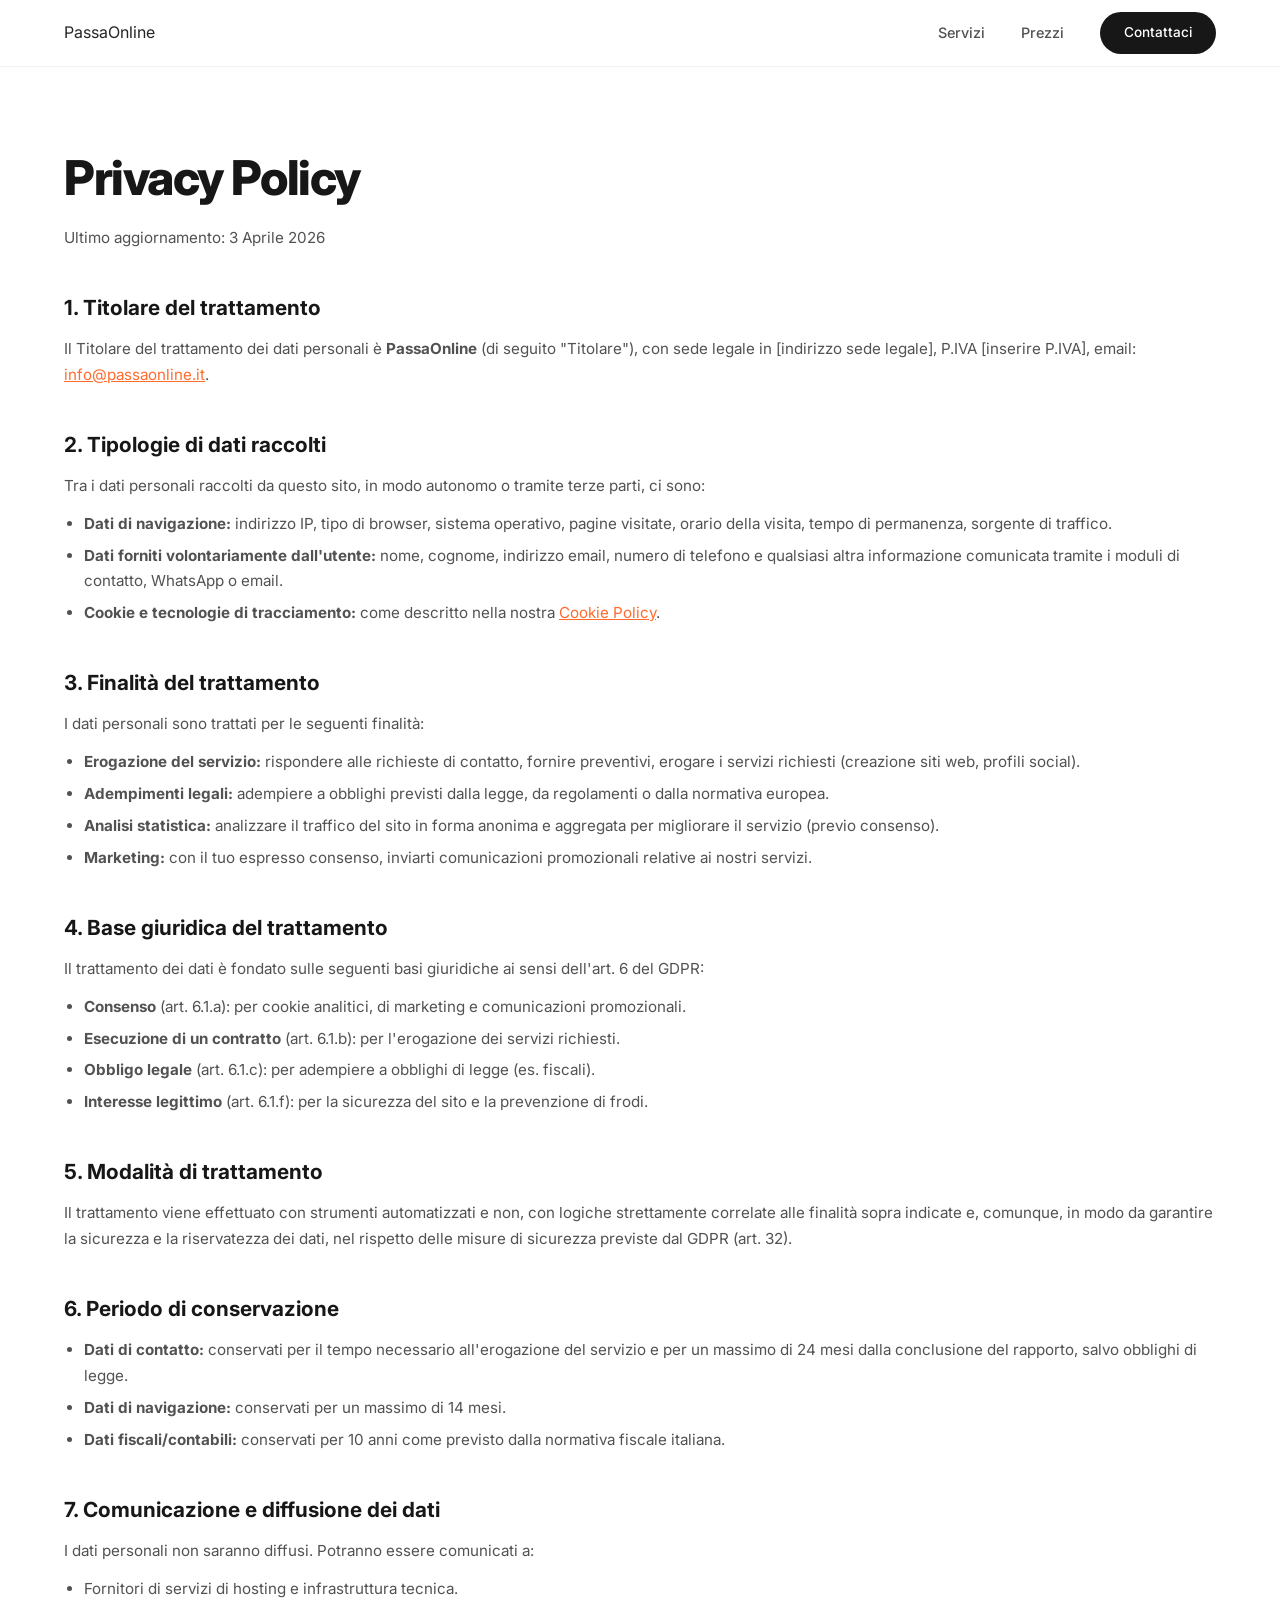
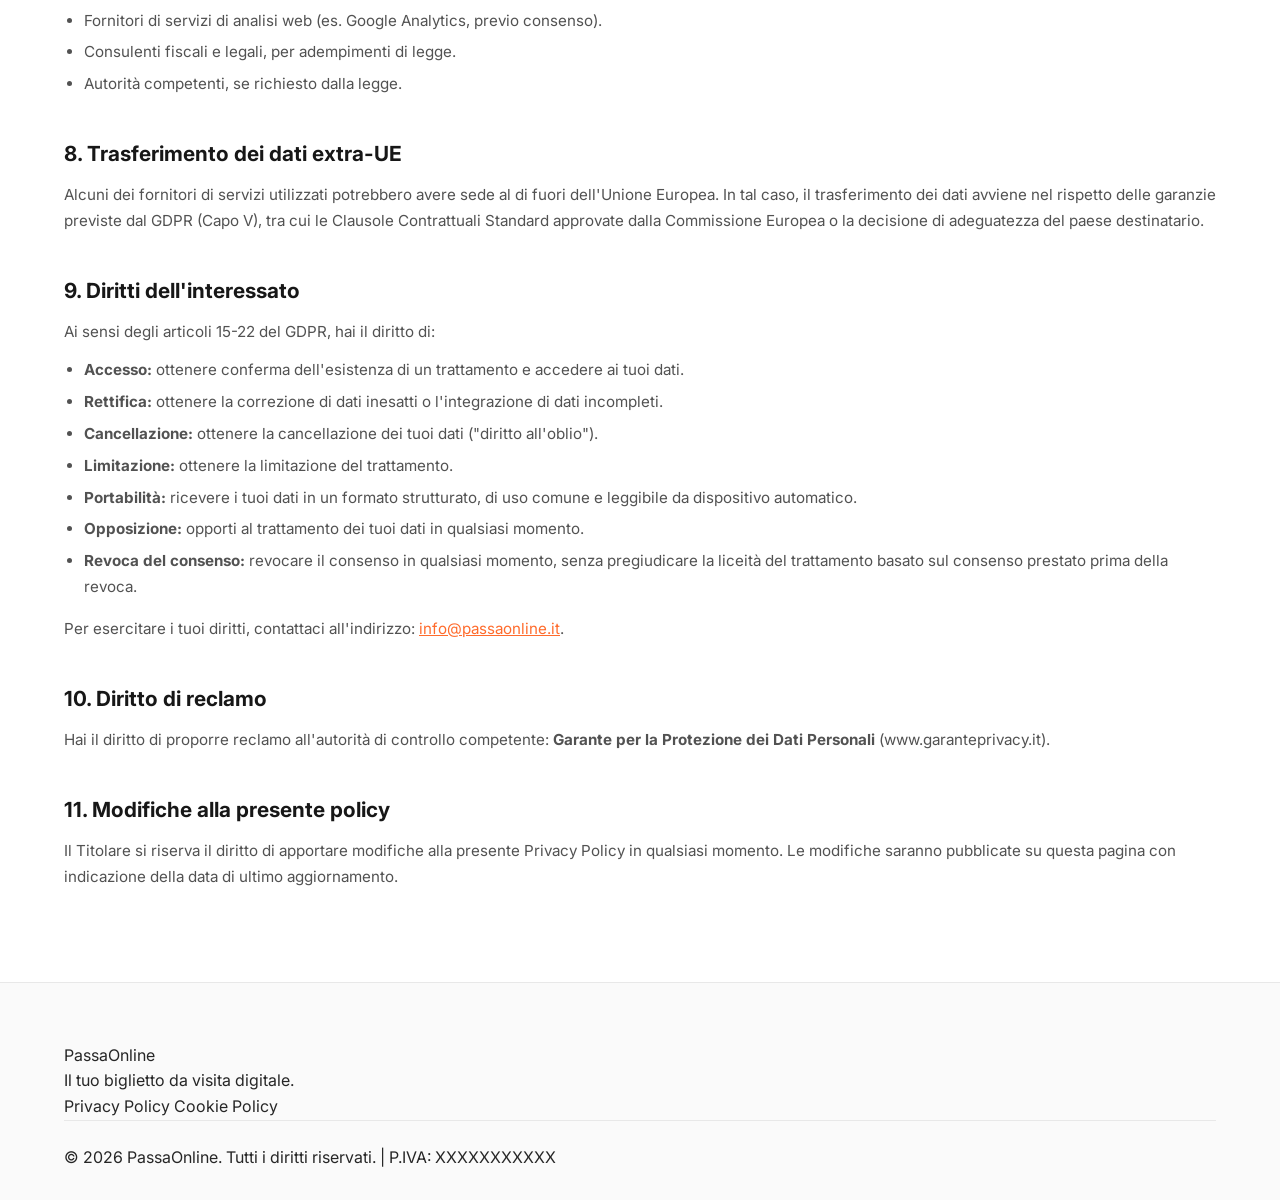
<file: privacy.html>
<!DOCTYPE html>
<html lang="it">
<head>
    <meta charset="UTF-8">
    <meta name="viewport" content="width=device-width, initial-scale=1.0">
    <title>Privacy Policy — PassaOnline</title>
    <link rel="preconnect" href="https://fonts.googleapis.com">
    <link rel="preconnect" href="https://fonts.gstatic.com" crossorigin>
    <link href="https://fonts.googleapis.com/css2?family=Inter:wght@300;400;500;600;700;800;900&family=Playfair+Display:ital,wght@0,400;0,700;1,400&display=swap" rel="stylesheet">
    <link rel="stylesheet" href="style.css">
</head>
<body>
    <nav class="nav scrolled" id="nav">
        <div class="nav-inner">
            <a href="index.html" class="nav-logo">
                <span class="logo-passa">Passa</span><span class="logo-online">Online</span>
            </a>
            <div class="nav-links" id="navLinks">
                <a href="index.html#servizi">Servizi</a>
                <a href="index.html#prezzi">Prezzi</a>
                <a href="index.html#contatti" class="nav-cta">Contattaci</a>
            </div>
            <button class="nav-toggle" id="navToggle" aria-label="Menu">
                <span></span><span></span><span></span>
            </button>
        </div>
    </nav>

    <section class="legal-page">
        <div class="container">
            <h1>Privacy Policy</h1>
            <p class="legal-updated">Ultimo aggiornamento: 3 Aprile 2026</p>

            <h2>1. Titolare del trattamento</h2>
            <p>Il Titolare del trattamento dei dati personali è <strong>PassaOnline</strong> (di seguito "Titolare"), con sede legale in [indirizzo sede legale], P.IVA [inserire P.IVA], email: <a href="mailto:info@passaonline.it">info@passaonline.it</a>.</p>

            <h2>2. Tipologie di dati raccolti</h2>
            <p>Tra i dati personali raccolti da questo sito, in modo autonomo o tramite terze parti, ci sono:</p>
            <ul>
                <li><strong>Dati di navigazione:</strong> indirizzo IP, tipo di browser, sistema operativo, pagine visitate, orario della visita, tempo di permanenza, sorgente di traffico.</li>
                <li><strong>Dati forniti volontariamente dall'utente:</strong> nome, cognome, indirizzo email, numero di telefono e qualsiasi altra informazione comunicata tramite i moduli di contatto, WhatsApp o email.</li>
                <li><strong>Cookie e tecnologie di tracciamento:</strong> come descritto nella nostra <a href="cookie.html">Cookie Policy</a>.</li>
            </ul>

            <h2>3. Finalità del trattamento</h2>
            <p>I dati personali sono trattati per le seguenti finalità:</p>
            <ul>
                <li><strong>Erogazione del servizio:</strong> rispondere alle richieste di contatto, fornire preventivi, erogare i servizi richiesti (creazione siti web, profili social).</li>
                <li><strong>Adempimenti legali:</strong> adempiere a obblighi previsti dalla legge, da regolamenti o dalla normativa europea.</li>
                <li><strong>Analisi statistica:</strong> analizzare il traffico del sito in forma anonima e aggregata per migliorare il servizio (previo consenso).</li>
                <li><strong>Marketing:</strong> con il tuo espresso consenso, inviarti comunicazioni promozionali relative ai nostri servizi.</li>
            </ul>

            <h2>4. Base giuridica del trattamento</h2>
            <p>Il trattamento dei dati è fondato sulle seguenti basi giuridiche ai sensi dell'art. 6 del GDPR:</p>
            <ul>
                <li><strong>Consenso</strong> (art. 6.1.a): per cookie analitici, di marketing e comunicazioni promozionali.</li>
                <li><strong>Esecuzione di un contratto</strong> (art. 6.1.b): per l'erogazione dei servizi richiesti.</li>
                <li><strong>Obbligo legale</strong> (art. 6.1.c): per adempiere a obblighi di legge (es. fiscali).</li>
                <li><strong>Interesse legittimo</strong> (art. 6.1.f): per la sicurezza del sito e la prevenzione di frodi.</li>
            </ul>

            <h2>5. Modalità di trattamento</h2>
            <p>Il trattamento viene effettuato con strumenti automatizzati e non, con logiche strettamente correlate alle finalità sopra indicate e, comunque, in modo da garantire la sicurezza e la riservatezza dei dati, nel rispetto delle misure di sicurezza previste dal GDPR (art. 32).</p>

            <h2>6. Periodo di conservazione</h2>
            <ul>
                <li><strong>Dati di contatto:</strong> conservati per il tempo necessario all'erogazione del servizio e per un massimo di 24 mesi dalla conclusione del rapporto, salvo obblighi di legge.</li>
                <li><strong>Dati di navigazione:</strong> conservati per un massimo di 14 mesi.</li>
                <li><strong>Dati fiscali/contabili:</strong> conservati per 10 anni come previsto dalla normativa fiscale italiana.</li>
            </ul>

            <h2>7. Comunicazione e diffusione dei dati</h2>
            <p>I dati personali non saranno diffusi. Potranno essere comunicati a:</p>
            <ul>
                <li>Fornitori di servizi di hosting e infrastruttura tecnica.</li>
                <li>Fornitori di servizi di analisi web (es. Google Analytics, previo consenso).</li>
                <li>Consulenti fiscali e legali, per adempimenti di legge.</li>
                <li>Autorità competenti, se richiesto dalla legge.</li>
            </ul>

            <h2>8. Trasferimento dei dati extra-UE</h2>
            <p>Alcuni dei fornitori di servizi utilizzati potrebbero avere sede al di fuori dell'Unione Europea. In tal caso, il trasferimento dei dati avviene nel rispetto delle garanzie previste dal GDPR (Capo V), tra cui le Clausole Contrattuali Standard approvate dalla Commissione Europea o la decisione di adeguatezza del paese destinatario.</p>

            <h2>9. Diritti dell'interessato</h2>
            <p>Ai sensi degli articoli 15-22 del GDPR, hai il diritto di:</p>
            <ul>
                <li><strong>Accesso:</strong> ottenere conferma dell'esistenza di un trattamento e accedere ai tuoi dati.</li>
                <li><strong>Rettifica:</strong> ottenere la correzione di dati inesatti o l'integrazione di dati incompleti.</li>
                <li><strong>Cancellazione:</strong> ottenere la cancellazione dei tuoi dati ("diritto all'oblio").</li>
                <li><strong>Limitazione:</strong> ottenere la limitazione del trattamento.</li>
                <li><strong>Portabilità:</strong> ricevere i tuoi dati in un formato strutturato, di uso comune e leggibile da dispositivo automatico.</li>
                <li><strong>Opposizione:</strong> opporti al trattamento dei tuoi dati in qualsiasi momento.</li>
                <li><strong>Revoca del consenso:</strong> revocare il consenso in qualsiasi momento, senza pregiudicare la liceità del trattamento basato sul consenso prestato prima della revoca.</li>
            </ul>
            <p>Per esercitare i tuoi diritti, contattaci all'indirizzo: <a href="mailto:info@passaonline.it">info@passaonline.it</a>.</p>

            <h2>10. Diritto di reclamo</h2>
            <p>Hai il diritto di proporre reclamo all'autorità di controllo competente: <strong>Garante per la Protezione dei Dati Personali</strong> (www.garanteprivacy.it).</p>

            <h2>11. Modifiche alla presente policy</h2>
            <p>Il Titolare si riserva il diritto di apportare modifiche alla presente Privacy Policy in qualsiasi momento. Le modifiche saranno pubblicate su questa pagina con indicazione della data di ultimo aggiornamento.</p>
        </div>
    </section>

    <footer class="footer">
        <div class="container">
            <div class="footer-inner">
                <div class="footer-brand">
                    <a href="index.html" class="nav-logo">
                        <span class="logo-passa">Passa</span><span class="logo-online">Online</span>
                    </a>
                    <p>Il tuo biglietto da visita digitale.</p>
                </div>
                <div class="footer-links">
                    <a href="privacy.html">Privacy Policy</a>
                    <a href="cookie.html">Cookie Policy</a>
                </div>
            </div>
            <div class="footer-bottom">
                <p>&copy; 2026 PassaOnline. Tutti i diritti riservati. | P.IVA: XXXXXXXXXXX</p>
            </div>
        </div>
    </footer>
    <script src="script.js"></script>
</body>
</html>
</file>
<file: style.css>
/* ===== RESET & BASE ===== */
*, *::before, *::after {
    margin: 0;
    padding: 0;
    box-sizing: border-box;
}

:root {
    --orange: #FF6B2C;
    --orange-light: #FF8F5C;
    --orange-dark: #E55A1B;
    --orange-glow: rgba(255, 107, 44, 0.15);
    --orange-subtle: rgba(255, 107, 44, 0.06);
    --white: #FFFFFF;
    --gray-50: #FAFAFA;
    --gray-100: #F5F5F5;
    --gray-200: #E8E8E8;
    --gray-300: #D4D4D4;
    --gray-400: #A3A3A3;
    --gray-500: #737373;
    --gray-600: #525252;
    --gray-700: #404040;
    --gray-800: #262626;
    --gray-900: #171717;
    --black: #0A0A0A;

    --font-sans: 'Inter', -apple-system, BlinkMacSystemFont, sans-serif;
    --font-serif: 'Playfair Display', Georgia, serif;

    --ease-out-expo: cubic-bezier(0.16, 1, 0.3, 1);
    --ease-out-quart: cubic-bezier(0.25, 1, 0.5, 1);
    --ease-in-out: cubic-bezier(0.65, 0, 0.35, 1);
}

html {
    scroll-behavior: smooth;
    -webkit-font-smoothing: antialiased;
    -moz-osx-font-smoothing: grayscale;
}

body {
    font-family: var(--font-sans);
    color: var(--gray-800);
    background: var(--white);
    overflow-x: hidden;
    line-height: 1.6;
}

a {
    color: inherit;
    text-decoration: none;
}

img {
    max-width: 100%;
    display: block;
}

.container {
    max-width: 1200px;
    margin: 0 auto;
    padding: 0 24px;
}

/* ===== CURSOR GLOW ===== */
.cursor-glow {
    position: fixed;
    width: 600px;
    height: 600px;
    border-radius: 50%;
    background: radial-gradient(circle, var(--orange-glow) 0%, transparent 70%);
    pointer-events: none;
    z-index: 0;
    transform: translate(-50%, -50%);
    opacity: 0;
    transition: opacity 0.5s ease;
}

.cursor-glow.active {
    opacity: 1;
}

/* ===== NAVIGATION ===== */
.nav {
    position: fixed;
    top: 0;
    left: 0;
    right: 0;
    z-index: 1000;
    padding: 20px 0;
    transition: all 0.4s var(--ease-out-expo);
}

.nav.scrolled {
    padding: 12px 0;
    background: rgba(255, 255, 255, 0.85);
    backdrop-filter: blur(20px);
    -webkit-backdrop-filter: blur(20px);
    border-bottom: 1px solid rgba(0, 0, 0, 0.05);
}

.nav-inner {
    max-width: 1200px;
    margin: 0 auto;
    padding: 0 24px;
    display: flex;
    align-items: center;
    justify-content: space-between;
}

.nav-logo {
    display: flex;
    align-items: center;
}

.nav-logo-full {
    height: 30px;
    width: auto;
    display: block;
}

.footer-logo .nav-logo-full {
    height: 30px;
}

.nav-links {
    display: flex;
    align-items: center;
    gap: 36px;
}

.nav-links a {
    font-size: 0.9rem;
    font-weight: 500;
    color: var(--gray-600);
    transition: color 0.3s ease;
    position: relative;
}

.nav-links a:not(.nav-cta):hover {
    color: var(--gray-900);
}

.nav-links a:not(.nav-cta)::after {
    content: '';
    position: absolute;
    bottom: -4px;
    left: 0;
    width: 0;
    height: 2px;
    background: var(--orange);
    transition: width 0.3s var(--ease-out-expo);
}

.nav-links a:not(.nav-cta):hover::after {
    width: 100%;
}

.nav-cta {
    background: var(--gray-900);
    color: var(--white) !important;
    padding: 10px 24px;
    border-radius: 100px;
    font-size: 0.85rem !important;
    transition: all 0.3s ease !important;
}

.nav-cta:hover {
    background: var(--orange) !important;
    transform: translateY(-1px);
}

.nav-toggle {
    display: none;
    flex-direction: column;
    align-items: center;
    justify-content: center;
    gap: 5px;
    width: 44px;
    height: 44px;
    margin-right: -10px;
    background: none;
    border: none;
    cursor: pointer;
    -webkit-tap-highlight-color: transparent;
}

.nav-toggle span {
    width: 24px;
    height: 2px;
    background: var(--gray-800);
    border-radius: 2px;
    transition: all 0.3s ease;
}

/* ===== HERO ===== */
.hero {
    min-height: 100vh;
    display: flex;
    align-items: center;
    justify-content: center;
    position: relative;
    overflow: hidden;
    padding: 120px 24px 80px;
}

.hero-bg-grid {
    position: absolute;
    inset: 0;
    background-image:
        linear-gradient(rgba(0,0,0,0.03) 1px, transparent 1px),
        linear-gradient(90deg, rgba(0,0,0,0.03) 1px, transparent 1px);
    background-size: 60px 60px;
    mask-image: radial-gradient(ellipse at center, black 30%, transparent 70%);
    -webkit-mask-image: radial-gradient(ellipse at center, black 30%, transparent 70%);
}

.hero-content {
    text-align: center;
    max-width: 800px;
    position: relative;
    z-index: 1;
}

.hero-badge {
    display: inline-flex;
    align-items: center;
    gap: 8px;
    background: var(--orange-subtle);
    border: 1px solid rgba(255, 107, 44, 0.15);
    padding: 8px 20px;
    border-radius: 100px;
    font-size: 0.85rem;
    font-weight: 500;
    color: var(--orange-dark);
    margin-bottom: 32px;
}

.badge-dot {
    width: 8px;
    height: 8px;
    background: var(--orange);
    border-radius: 50%;
    animation: pulse-dot 2s ease-in-out infinite;
}

@keyframes pulse-dot {
    0%, 100% { opacity: 1; transform: scale(1); }
    50% { opacity: 0.5; transform: scale(1.5); }
}

.hero-title {
    font-size: clamp(2.8rem, 7vw, 5.5rem);
    font-weight: 800;
    line-height: 1.05;
    letter-spacing: -0.04em;
    color: var(--gray-900);
    margin-bottom: 28px;
}

.hero-title span {
    display: block;
}

.hero-title-accent {
    color: var(--orange);
    font-family: var(--font-serif);
    font-weight: 700;
    font-style: italic;
}

.hero-subtitle {
    font-size: clamp(1.05rem, 2vw, 1.25rem);
    color: var(--gray-500);
    max-width: 560px;
    margin: 0 auto 40px;
    line-height: 1.7;
    font-weight: 400;
}

.hero-subtitle strong {
    color: var(--orange);
    font-weight: 700;
}

.hero-actions {
    display: flex;
    align-items: center;
    justify-content: center;
    gap: 16px;
    flex-wrap: wrap;
}

.hero-scroll-indicator {
    position: absolute;
    bottom: 40px;
    left: 50%;
    transform: translateX(-50%);
}

.scroll-line {
    width: 1px;
    height: 60px;
    background: linear-gradient(to bottom, var(--orange), transparent);
    animation: scroll-pulse 2s ease-in-out infinite;
}

@keyframes scroll-pulse {
    0%, 100% { opacity: 0.3; transform: scaleY(1); }
    50% { opacity: 1; transform: scaleY(1.2); }
}

/* ===== BUTTONS ===== */
.btn {
    display: inline-flex;
    align-items: center;
    gap: 10px;
    padding: 14px 32px;
    border-radius: 100px;
    font-size: 0.95rem;
    font-weight: 600;
    font-family: var(--font-sans);
    cursor: pointer;
    transition: all 0.4s var(--ease-out-expo);
    border: none;
    position: relative;
    overflow: hidden;
}

.btn-primary {
    background: var(--orange);
    color: var(--white);
    box-shadow: 0 4px 20px rgba(255, 107, 44, 0.3);
}

.btn-primary:hover {
    background: var(--orange-dark);
    transform: translateY(-2px);
    box-shadow: 0 8px 30px rgba(255, 107, 44, 0.4);
}

.btn-ghost {
    background: transparent;
    color: var(--gray-600);
    padding: 14px 24px;
}

.btn-ghost:hover {
    color: var(--gray-900);
}

.btn-outline {
    background: transparent;
    color: var(--gray-800);
    border: 2px solid var(--gray-200);
    width: 100%;
    justify-content: center;
}

.btn-outline:hover {
    border-color: var(--orange);
    color: var(--orange);
}

.btn-full {
    width: 100%;
    justify-content: center;
}

.btn-lg {
    padding: 18px 40px;
    font-size: 1.05rem;
}

/* ===== SECTION COMMON ===== */
.section-label {
    display: inline-block;
    font-size: 0.8rem;
    font-weight: 600;
    text-transform: uppercase;
    letter-spacing: 0.12em;
    color: var(--orange);
    margin-bottom: 16px;
}

.section-title {
    font-size: clamp(2rem, 4.5vw, 3.2rem);
    font-weight: 800;
    line-height: 1.15;
    letter-spacing: -0.03em;
    color: var(--gray-900);
    margin-bottom: 20px;
}

.section-title em {
    font-family: var(--font-serif);
    color: var(--orange);
}

/* ===== PROBLEM SECTION ===== */
.problem {
    padding: 140px 0;
    background: var(--gray-50);
}

.problem-grid {
    display: grid;
    grid-template-columns: 1fr;
    gap: 60px;
}

.problem-text {
    max-width: 600px;
}

.problem-text .section-title {
    margin-bottom: 0;
}

.problem-cards {
    display: grid;
    grid-template-columns: repeat(3, 1fr);
    gap: 24px;
}

.problem-card {
    background: var(--white);
    padding: 36px 30px;
    border-radius: 20px;
    border: 1px solid var(--gray-200);
    transition: all 0.4s var(--ease-out-expo);
}

.problem-card:hover {
    transform: translateY(-4px);
    box-shadow: 0 20px 60px rgba(0, 0, 0, 0.06);
    border-color: var(--orange-light);
}

.problem-card-icon {
    width: 56px;
    height: 56px;
    display: flex;
    align-items: center;
    justify-content: center;
    background: var(--orange-subtle);
    border-radius: 16px;
    color: var(--orange);
    margin-bottom: 20px;
}

.problem-card h3 {
    font-size: 1.15rem;
    font-weight: 700;
    margin-bottom: 10px;
    color: var(--gray-900);
}

.problem-card p {
    font-size: 0.95rem;
    color: var(--gray-500);
    line-height: 1.6;
}

/* ===== SOLUTION SECTION ===== */
.solution {
    padding: 140px 0;
}

.solution-content {
    text-align: center;
    max-width: 650px;
    margin: 0 auto 80px;
}

.solution-desc {
    font-size: 1.1rem;
    color: var(--gray-500);
    line-height: 1.7;
}

.solution-visual {
    display: flex;
    align-items: center;
    justify-content: center;
    gap: 40px;
    position: relative;
}

/* Browser Mockup */
.browser-mockup {
    width: 600px;
    background: var(--white);
    border-radius: 16px;
    border: 1px solid var(--gray-200);
    box-shadow: 0 25px 80px rgba(0, 0, 0, 0.08);
    overflow: hidden;
    transition: transform 0.6s var(--ease-out-expo);
}

.browser-mockup:hover {
    transform: translateY(-8px) scale(1.01);
}

.browser-header {
    display: flex;
    align-items: center;
    gap: 16px;
    padding: 14px 20px;
    background: var(--gray-50);
    border-bottom: 1px solid var(--gray-200);
}

.browser-dots {
    display: flex;
    gap: 6px;
}

.browser-dots span {
    width: 10px;
    height: 10px;
    border-radius: 50%;
    background: var(--gray-300);
}

.browser-dots span:first-child { background: #FF5F57; }
.browser-dots span:nth-child(2) { background: #FFBD2E; }
.browser-dots span:nth-child(3) { background: #28CA41; }

.browser-url {
    flex: 1;
    background: var(--white);
    padding: 6px 16px;
    border-radius: 8px;
    font-size: 0.8rem;
    color: var(--gray-400);
    border: 1px solid var(--gray-200);
}

.browser-body {
    padding: 24px;
}

.mockup-hero-block {
    width: 100%;
    height: 120px;
    background: linear-gradient(135deg, var(--orange), var(--orange-light));
    border-radius: 12px;
    margin-bottom: 20px;
}

.mockup-text-lines {
    display: flex;
    flex-direction: column;
    gap: 8px;
    margin-bottom: 20px;
}

.mockup-line {
    height: 10px;
    background: var(--gray-100);
    border-radius: 5px;
}

.mockup-cards {
    display: grid;
    grid-template-columns: repeat(3, 1fr);
    gap: 12px;
}

.mockup-card {
    height: 70px;
    background: var(--gray-50);
    border-radius: 8px;
    border: 1px solid var(--gray-200);
}

/* Phone Mockup */
.phone-mockup {
    width: 200px;
    position: relative;
    background: var(--white);
    border-radius: 30px;
    border: 1px solid var(--gray-200);
    box-shadow: 0 25px 80px rgba(0, 0, 0, 0.08);
    padding: 9px;
    transition: transform 0.6s var(--ease-out-expo);
}

.phone-mockup:hover {
    transform: translateY(-8px) scale(1.02);
}

.phone-cam {
    position: absolute;
    top: 15px;
    left: 50%;
    transform: translateX(-50%);
    width: 34px;
    height: 5px;
    background: var(--gray-300);
    border-radius: 3px;
    z-index: 2;
}

.phone-screen {
    background: var(--gray-50);
    border-radius: 22px;
    overflow: hidden;
    padding: 24px 12px 12px;
}

.phone-header {
    display: flex;
    align-items: center;
    gap: 10px;
    margin-bottom: 12px;
}

.phone-profile-pic {
    width: 40px;
    height: 40px;
    flex-shrink: 0;
    background: linear-gradient(135deg, var(--orange), var(--orange-light));
    border-radius: 50%;
    border: 2px solid var(--white);
    box-shadow: 0 0 0 2px var(--orange);
}

.phone-lines {
    display: flex;
    flex-direction: column;
    gap: 6px;
    flex: 1;
}

.phone-line {
    height: 7px;
    border-radius: 4px;
    background: var(--gray-200);
}

.phone-line-name {
    width: 70%;
}

.phone-line-sub {
    width: 45%;
    background: var(--gray-100);
}

.phone-grid {
    display: grid;
    grid-template-columns: repeat(3, 1fr);
    gap: 4px;
}

.phone-post {
    aspect-ratio: 1;
    background: var(--gray-200);
    border-radius: 5px;
}

.phone-post:nth-child(1) { background: linear-gradient(135deg, var(--orange-subtle), var(--orange-glow)); }
.phone-post:nth-child(3) { background: linear-gradient(135deg, var(--orange-glow), var(--orange-subtle)); }
.phone-post:nth-child(5) { background: linear-gradient(135deg, var(--orange-subtle), var(--orange-glow)); }

/* ===== SERVICES ===== */
.services {
    padding: 140px 0;
    background: var(--gray-50);
}

.services .section-label,
.services .section-title {
    text-align: center;
}

.services .section-title {
    max-width: 550px;
    margin-left: auto;
    margin-right: auto;
    margin-bottom: 60px;
}

.services-grid {
    display: grid;
    grid-template-columns: repeat(3, 1fr);
    gap: 24px;
}

.services-cta {
    display: flex;
    flex-direction: column;
    align-items: center;
    gap: 20px;
    margin-top: 56px;
    text-align: center;
}

.services-cta p {
    font-size: 1.1rem;
    color: var(--gray-600);
}

.service-card {
    background: var(--white);
    padding: 40px 32px;
    border-radius: 20px;
    border: 1px solid var(--gray-200);
    transition: all 0.4s var(--ease-out-expo);
    position: relative;
    overflow: hidden;
}

.service-card::before {
    content: '';
    position: absolute;
    top: 0;
    left: 0;
    right: 0;
    height: 3px;
    background: var(--orange);
    transform: scaleX(0);
    transition: transform 0.4s var(--ease-out-expo);
}

.service-card:hover::before {
    transform: scaleX(1);
}

.service-card:hover {
    transform: translateY(-4px);
    box-shadow: 0 20px 60px rgba(0, 0, 0, 0.06);
}


.service-card h3 {
    font-size: 1.3rem;
    font-weight: 700;
    margin-bottom: 12px;
    color: var(--gray-900);
}

.service-card p {
    font-size: 0.95rem;
    color: var(--gray-500);
    line-height: 1.6;
    margin-bottom: 24px;
}

.service-features {
    list-style: none;
    display: flex;
    flex-direction: column;
    gap: 10px;
}

.service-features li {
    font-size: 0.9rem;
    color: var(--gray-600);
    padding-left: 20px;
    position: relative;
}

.service-features li::before {
    content: '';
    position: absolute;
    left: 0;
    top: 8px;
    width: 6px;
    height: 6px;
    background: var(--orange);
    border-radius: 50%;
}

/* ===== PROCESS ===== */
.process {
    padding: 140px 0;
}

.process .section-label,
.process .section-title {
    text-align: center;
}

.process .section-title {
    margin-bottom: 80px;
}

.process-steps {
    max-width: 600px;
    margin: 0 auto;
    display: flex;
    flex-direction: column;
    gap: 0;
    position: relative;
}

.process-step {
    display: flex;
    gap: 28px;
    align-items: flex-start;
    padding: 32px 0;
    position: relative;
}

.step-connector {
    position: absolute;
    left: 23px;
    top: 76px;
    bottom: 0;
    width: 2px;
    background: var(--gray-200);
}

.process-step:last-child .step-connector {
    display: none;
}

.step-dot {
    width: 48px;
    height: 48px;
    min-width: 48px;
    border-radius: 50%;
    background: var(--orange);
    display: flex;
    align-items: center;
    justify-content: center;
    position: relative;
    z-index: 1;
}

.step-dot span {
    font-size: 1rem;
    font-weight: 700;
    color: var(--white);
}

.step-content h3 {
    font-size: 1.2rem;
    font-weight: 700;
    color: var(--gray-900);
    margin-bottom: 6px;
}

.step-content p {
    font-size: 0.95rem;
    color: var(--gray-500);
    line-height: 1.6;
}

/* ===== PRICING ===== */
.pricing {
    padding: 140px 0;
    background: var(--gray-50);
}

.pricing .section-label,
.pricing .section-title {
    text-align: center;
}

.pricing .section-title {
    max-width: 600px;
    margin-left: auto;
    margin-right: auto;
    margin-bottom: 60px;
}

.pricing-grid {
    display: grid;
    grid-template-columns: repeat(3, 1fr);
    gap: 24px;
    align-items: start;
}

.pricing-card {
    background: var(--white);
    padding: 40px 32px;
    border-radius: 20px;
    border: 1px solid var(--gray-200);
    transition: all 0.4s var(--ease-out-expo);
    position: relative;
}

.pricing-card:hover {
    transform: translateY(-4px);
    box-shadow: 0 20px 60px rgba(0, 0, 0, 0.06);
}

.pricing-card-featured {
    border: 2px solid var(--orange);
    background: var(--white);
    box-shadow: 0 20px 60px rgba(255, 107, 44, 0.1);
    transform: scale(1.03);
}

.pricing-card-featured:hover {
    transform: scale(1.03) translateY(-4px);
    box-shadow: 0 30px 80px rgba(255, 107, 44, 0.15);
}

.pricing-badge {
    position: absolute;
    top: -14px;
    left: 50%;
    transform: translateX(-50%);
    background: var(--orange);
    color: var(--white);
    font-size: 0.8rem;
    font-weight: 700;
    padding: 6px 20px;
    border-radius: 100px;
    white-space: nowrap;
}

.pricing-header {
    text-align: center;
    margin-bottom: 32px;
    padding-bottom: 32px;
    border-bottom: 1px solid var(--gray-200);
}

.pricing-header h3 {
    font-size: 1.2rem;
    font-weight: 700;
    color: var(--gray-900);
    margin-bottom: 16px;
}

.pricing-price {
    display: flex;
    align-items: flex-start;
    justify-content: center;
    gap: 4px;
}

.price-currency {
    font-size: 1.5rem;
    font-weight: 700;
    color: var(--gray-900);
    margin-top: 8px;
}

.price-amount {
    font-size: 4rem;
    font-weight: 900;
    color: var(--gray-900);
    line-height: 1;
    letter-spacing: -0.03em;
}

.pricing-card-featured .price-amount {
    color: var(--orange);
}

.pricing-period {
    font-size: 0.9rem;
    color: var(--gray-500);
    margin-top: 8px;
}

.pricing-period strong {
    color: var(--orange);
}

.pricing-features {
    list-style: none;
    display: flex;
    flex-direction: column;
    gap: 14px;
    margin-bottom: 32px;
}

.pricing-features li {
    display: flex;
    align-items: center;
    gap: 12px;
    font-size: 0.9rem;
    color: var(--gray-600);
}

.pricing-features li svg {
    color: var(--orange);
    flex-shrink: 0;
}

.pricing-note {
    text-align: center;
    font-size: 0.8rem;
    color: var(--gray-400);
    margin-top: 12px;
}

.pricing-single {
    display: flex;
    justify-content: center;
}

.pricing-card-single {
    max-width: 560px;
    width: 100%;
    padding: 56px 48px;
    border: 2px solid var(--orange);
    box-shadow: 0 20px 60px rgba(255, 107, 44, 0.1);
}

.pricing-from {
    align-self: flex-start;
    font-size: 0.85rem;
    font-weight: 600;
    color: var(--gray-500);
    margin-top: 14px;
    margin-right: 2px;
}

.pricing-card-single .price-amount {
    color: var(--orange);
}

.pricing-features-grid {
    display: grid;
    grid-template-columns: repeat(2, 1fr);
    gap: 14px 20px;
}

@media (max-width: 640px) {
    .pricing-card-single {
        padding: 40px 28px;
    }
    .pricing-features-grid {
        grid-template-columns: 1fr;
    }
}

/* ===== FOUNDER / ABOUT ===== */
.founder {
    padding: 60px 0 100px;
}

.founder-card {
    max-width: 800px;
    margin: 0 auto;
    display: flex;
    align-items: center;
    gap: 32px;
    background: var(--gray-50);
    border: 1px solid var(--gray-200);
    border-radius: 20px;
    padding: 40px;
}

.founder-avatar {
    flex-shrink: 0;
    width: 76px;
    height: 76px;
    border-radius: 50%;
    background: var(--gray-900);
    color: var(--orange);
    display: flex;
    align-items: center;
    justify-content: center;
    font-family: var(--font-serif);
    font-style: italic;
    font-size: 2.2rem;
    font-weight: 700;
}

.founder-text .section-label {
    margin-bottom: 8px;
}

.founder-text h3 {
    font-size: 1.3rem;
    font-weight: 700;
    color: var(--gray-900);
    margin-bottom: 10px;
    line-height: 1.35;
}

.founder-text p {
    color: var(--gray-600);
    font-size: 0.95rem;
    line-height: 1.65;
}

.founder-text p + p {
    margin-top: 12px;
}

@media (max-width: 640px) {
    .founder-card {
        flex-direction: column;
        text-align: center;
        padding: 32px 24px;
    }
}

/* ===== FAQ ===== */
.faq {
    padding: 100px 0;
    background: var(--gray-50);
}

.faq .section-label,
.faq .section-title {
    text-align: center;
}

.faq .section-title {
    max-width: 600px;
    margin-left: auto;
    margin-right: auto;
    margin-bottom: 48px;
}

.faq-list {
    max-width: 760px;
    margin: 0 auto;
    display: flex;
    flex-direction: column;
    gap: 12px;
}

.faq-item {
    background: var(--white);
    border: 1px solid var(--gray-200);
    border-radius: 14px;
    overflow: hidden;
    transition: border-color 0.3s var(--ease-out-expo);
}

.faq-item.open {
    border-color: var(--orange);
}

.faq-question {
    width: 100%;
    display: flex;
    align-items: center;
    justify-content: space-between;
    gap: 16px;
    padding: 22px 26px;
    background: none;
    border: none;
    font-family: var(--font-sans);
    font-size: 1rem;
    font-weight: 600;
    color: var(--gray-900);
    text-align: left;
    cursor: pointer;
}

.faq-chevron {
    flex-shrink: 0;
    color: var(--orange);
    transition: transform 0.3s var(--ease-out-expo);
}

.faq-item.open .faq-chevron {
    transform: rotate(180deg);
}

.faq-answer {
    max-height: 0;
    overflow: hidden;
    transition: max-height 0.35s var(--ease-out-expo);
}

.faq-item.open .faq-answer {
    max-height: 240px;
}

.faq-answer p {
    padding: 0 26px 22px;
    color: var(--gray-600);
    font-size: 0.9rem;
    line-height: 1.6;
}

/* ===== CTA ===== */
.cta {
    padding: 140px 0;
    background: var(--gray-50);
    position: relative;
    overflow: hidden;
}

.cta::before {
    content: '';
    position: absolute;
    top: -200px;
    right: -200px;
    width: 600px;
    height: 600px;
    border-radius: 50%;
    background: radial-gradient(circle, rgba(255, 107, 44, 0.1) 0%, transparent 70%);
}

.cta-content {
    text-align: center;
    position: relative;
    z-index: 1;
}

.cta-title {
    font-size: clamp(2.5rem, 5vw, 4rem);
    font-weight: 800;
    color: var(--gray-900);
    letter-spacing: -0.03em;
    margin-bottom: 20px;
}

.cta-desc {
    font-size: 1.15rem;
    color: var(--gray-600);
    max-width: 500px;
    margin: 0 auto 40px;
    line-height: 1.7;
}

.cta-actions {
    display: flex;
    align-items: center;
    justify-content: center;
    gap: 16px;
    flex-wrap: wrap;
    margin-bottom: 60px;
}

.cta .btn-ghost {
    color: var(--gray-600);
}

.cta .btn-ghost:hover {
    color: var(--gray-900);
}

.cta-trust-badges {
    display: flex;
    align-items: center;
    justify-content: center;
    gap: 40px;
    flex-wrap: wrap;
}

.trust-badge {
    display: flex;
    align-items: center;
    gap: 8px;
    color: var(--gray-500);
    font-size: 0.85rem;
}

.trust-badge svg {
    color: var(--orange);
}

/* ===== FOOTER ===== */
.footer {
    padding: 60px 0 30px;
    background: var(--gray-50);
    border-top: 1px solid var(--gray-200);
}

.footer-top {
    display: flex;
    flex-direction: column;
    align-items: center;
    text-align: center;
    gap: 14px;
    padding-bottom: 32px;
}

.footer-logo {
    display: inline-flex;
}

.footer-tagline {
    color: var(--gray-500);
    font-size: 0.9rem;
    margin-top: -4px;
}

.footer-nav {
    display: flex;
    flex-wrap: nowrap;
    justify-content: center;
    gap: 28px;
    margin-top: 6px;
    max-width: 100%;
    overflow-x: auto;
    -webkit-overflow-scrolling: touch;
    scrollbar-width: none;
}

.footer-nav::-webkit-scrollbar {
    display: none;
}

.footer-nav a {
    white-space: nowrap;
}

.footer-nav a {
    font-size: 0.9rem;
    color: var(--gray-600);
    transition: color 0.3s ease;
}

.footer-nav a:hover {
    color: var(--orange);
}

.footer-bottom {
    display: flex;
    align-items: center;
    justify-content: space-between;
    gap: 16px 24px;
    padding-top: 24px;
    border-top: 1px solid var(--gray-200);
}

.footer-copy {
    font-size: 0.8rem;
    color: var(--gray-500);
}

.footer-legal {
    display: flex;
    flex-wrap: wrap;
    gap: 20px;
}

.footer-legal a {
    font-size: 0.8rem;
    color: var(--gray-500);
    transition: color 0.3s ease;
}

.footer-legal a:hover {
    color: var(--orange);
}

/* ===== REVEAL ANIMATIONS ===== */
.reveal {
    opacity: 0;
    transform: translateY(30px);
    transition: all 0.8s var(--ease-out-expo);
}

.reveal.visible {
    opacity: 1;
    transform: translateY(0);
}

/* ===== RESPONSIVE ===== */
@media (max-width: 968px) {
    .problem-cards {
        grid-template-columns: 1fr;
        gap: 16px;
    }

    .services-grid {
        grid-template-columns: 1fr;
        gap: 16px;
    }

    .pricing-grid {
        grid-template-columns: 1fr;
        max-width: 420px;
        margin-left: auto;
        margin-right: auto;
    }

    .pricing-card-featured {
        transform: none;
    }

    .pricing-card-featured:hover {
        transform: translateY(-4px);
    }

    .solution-visual {
        position: relative;
        max-width: 360px;
        margin: 0 auto;
        gap: 0;
    }

    .browser-mockup {
        width: 100%;
        max-width: 360px;
    }

    .phone-mockup {
        position: absolute;
        right: 12px;
        bottom: 12px;
        width: 116px;
        padding: 6px;
        border-radius: 22px;
        box-shadow: 0 12px 32px rgba(0, 0, 0, 0.18);
    }

    .phone-cam {
        top: 11px;
        width: 24px;
        height: 4px;
    }

    .phone-screen {
        border-radius: 17px;
        padding: 16px 8px 8px;
    }

    .phone-header {
        gap: 6px;
        margin-bottom: 8px;
    }

    .phone-profile-pic {
        width: 26px;
        height: 26px;
        box-shadow: 0 0 0 1.5px var(--orange);
    }

    .phone-line {
        height: 5px;
    }

    .phone-grid {
        gap: 3px;
    }

    .deco-connector {
        display: none;
    }
}

@media (max-width: 768px) {
    .nav-links {
        display: none;
        position: fixed;
        top: 0;
        left: 0;
        right: 0;
        bottom: 0;
        background: var(--white);
        flex-direction: column;
        align-items: center;
        justify-content: center;
        gap: 32px;
        z-index: 999;
    }

    .nav-links.open {
        display: flex;
    }

    .nav-links a {
        font-size: 1.3rem;
    }

    .nav-toggle {
        display: flex;
        z-index: 1001;
    }

    .nav-toggle.open span:nth-child(1) {
        transform: rotate(45deg) translate(5px, 5px);
    }

    .nav-toggle.open span:nth-child(2) {
        opacity: 0;
    }

    .nav-toggle.open span:nth-child(3) {
        transform: rotate(-45deg) translate(5px, -5px);
    }

    .hero {
        padding: 100px 20px 60px;
    }

    .cta-trust-badges {
        flex-direction: column;
        gap: 16px;
    }

    .footer-bottom {
        flex-direction: column;
        text-align: center;
        gap: 16px;
    }

    .footer-legal {
        justify-content: center;
    }

    /* Padding verticale ridotto su mobile */
    .problem,
    .solution,
    .services,
    .process,
    .pricing,
    .cta {
        padding: 80px 0;
    }

    .trust,
    .faq {
        padding: 64px 0;
    }

    .founder {
        padding: 40px 0 64px;
    }

    /* Barra più compatta su mobile */
    .nav {
        padding: 14px 0;
    }

    .nav.scrolled {
        padding: 10px 0;
    }

    /* Logo più compatto su mobile per non ingombrare la barra */
    .nav-logo-full {
        height: 26px;
    }

    /* Nav footer su una riga sola, scorrevole se necessario */
    .footer-nav {
        justify-content: flex-start;
        gap: 20px;
        padding: 0 24px;
        mask-image: linear-gradient(to right, transparent 0, black 24px, black calc(100% - 24px), transparent 100%);
    }

    .footer-nav a {
        font-size: 0.85rem;
    }

    .footer-logo .nav-logo-full {
        height: 28px;
    }

    /* Voci menu mobile con area di tocco ampia */
    .nav-links a {
        padding: 8px 16px;
    }
}

@media (max-width: 480px) {
    .nav-logo-full {
        height: 24px;
    }

    .hero-actions {
        flex-direction: column;
        width: 100%;
    }

    .hero-actions .btn {
        width: 100%;
        justify-content: center;
    }

    .cta-actions {
        flex-direction: column;
        width: 100%;
    }

    .cta-actions .btn {
        width: 100%;
        justify-content: center;
    }
}

/* ===== SMOOTH SCROLL OFFSET ===== */
section[id] {
    scroll-margin-top: 80px;
}

/* ===== FLOATING SHAPES (HERO) ===== */
.floating-shapes {
    position: absolute;
    inset: 0;
    pointer-events: none;
    z-index: 0;
}

.shape {
    position: absolute;
    animation: float 8s ease-in-out infinite;
    animation-delay: var(--delay, 0s);
}

.shape-circle {
    width: var(--size, 60px);
    height: var(--size, 60px);
    border-radius: 50%;
    border: 1.5px solid var(--orange);
    opacity: 0.1;
}

.shape-ring {
    width: var(--size, 60px);
    height: var(--size, 60px);
    border-radius: 50%;
    border: 2px solid var(--orange);
    opacity: 0.08;
    background: var(--orange-subtle);
}

.shape-square {
    width: var(--size, 40px);
    height: var(--size, 40px);
    border: 1.5px solid var(--orange);
    border-radius: 6px;
    opacity: 0.1;
    transform: rotate(15deg);
    animation: float-rotate 10s ease-in-out infinite;
    animation-delay: var(--delay, 0s);
}

.shape-cross {
    width: var(--size, 30px);
    height: var(--size, 30px);
    position: absolute;
    opacity: 0.12;
}

.shape-cross::before,
.shape-cross::after {
    content: '';
    position: absolute;
    background: var(--orange);
    border-radius: 2px;
}

.shape-cross::before {
    width: 100%;
    height: 2px;
    top: 50%;
    transform: translateY(-50%);
}

.shape-cross::after {
    width: 2px;
    height: 100%;
    left: 50%;
    transform: translateX(-50%);
}

.shape-triangle {
    width: 0;
    height: 0;
    border-left: calc(var(--size, 50px) / 2) solid transparent;
    border-right: calc(var(--size, 50px) / 2) solid transparent;
    border-bottom: var(--size, 50px) solid transparent;
    position: absolute;
    opacity: 0.1;
}

.shape-triangle::after {
    content: '';
    position: absolute;
    top: 4px;
    left: calc(var(--size, 50px) / -2 + 4px);
    width: 0;
    height: 0;
    border-left: calc(var(--size, 50px) / 2 - 4px) solid transparent;
    border-right: calc(var(--size, 50px) / 2 - 4px) solid transparent;
    border-bottom: calc(var(--size, 50px) - 6px) solid transparent;
}

/* Use a simple triangle outline via SVG-like approach */
.shape-triangle {
    border: none;
    width: var(--size, 50px);
    height: var(--size, 50px);
    background: none;
    opacity: 0.1;
}

.shape-triangle::before {
    content: '';
    position: absolute;
    width: 100%;
    height: 100%;
    border: 1.5px solid var(--orange);
    clip-path: polygon(50% 0%, 0% 100%, 100% 100%);
    background: transparent;
}

.shape-dots {
    display: grid;
    grid-template-columns: repeat(3, 8px);
    gap: 10px;
    opacity: 0.15;
}

.shape-dots::before,
.shape-dots::after {
    content: '';
    width: 8px;
    height: 8px;
    background: var(--orange);
    border-radius: 50%;
}

/* Add more dots via box-shadow */
.shape-dots {
    width: 48px;
    height: 48px;
    background:
        radial-gradient(circle, var(--orange) 3px, transparent 3px) 0 0,
        radial-gradient(circle, var(--orange) 3px, transparent 3px) 18px 0,
        radial-gradient(circle, var(--orange) 3px, transparent 3px) 36px 0,
        radial-gradient(circle, var(--orange) 3px, transparent 3px) 0 18px,
        radial-gradient(circle, var(--orange) 3px, transparent 3px) 18px 18px,
        radial-gradient(circle, var(--orange) 3px, transparent 3px) 36px 18px,
        radial-gradient(circle, var(--orange) 3px, transparent 3px) 0 36px,
        radial-gradient(circle, var(--orange) 3px, transparent 3px) 18px 36px,
        radial-gradient(circle, var(--orange) 3px, transparent 3px) 36px 36px;
    background-repeat: no-repeat;
    opacity: 0.12;
}

.shape-dots::before,
.shape-dots::after {
    display: none;
}

.shape-zigzag {
    width: 40px;
    height: 60px;
    opacity: 0.1;
    background: linear-gradient(135deg, var(--orange) 25%, transparent 25%) -10px 0,
                linear-gradient(225deg, var(--orange) 25%, transparent 25%) -10px 0,
                linear-gradient(315deg, var(--orange) 25%, transparent 25%),
                linear-gradient(45deg, var(--orange) 25%, transparent 25%);
    background-size: 20px 20px;
    background-repeat: repeat-y;
    clip-path: polygon(0 0, 100% 0, 100% 100%, 0 100%);
}

/* Simpler zigzag with border */
.shape-zigzag {
    width: 3px;
    height: 80px;
    background: none;
    position: relative;
}

.shape-zigzag::before {
    content: '';
    position: absolute;
    inset: 0;
    background: repeating-linear-gradient(
        0deg,
        var(--orange) 0px,
        var(--orange) 2px,
        transparent 2px,
        transparent 8px
    );
    opacity: 0.6;
}

@keyframes float {
    0%, 100% { transform: translateY(0px); }
    50% { transform: translateY(-20px); }
}

@keyframes float-rotate {
    0%, 100% { transform: rotate(15deg) translateY(0px); }
    50% { transform: rotate(25deg) translateY(-15px); }
}

/* ===== SECTION DECORATIONS ===== */
.section-deco {
    position: absolute;
    pointer-events: none;
    z-index: 0;
}

.section-deco-left {
    left: -40px;
    top: 50%;
    transform: translateY(-50%);
}

.section-deco-right {
    right: -40px;
    top: 50%;
    transform: translateY(-50%);
}

.problem,
.solution,
.services,
.process {
    position: relative;
    overflow: hidden;
}

.deco-line {
    width: 60px;
    height: 3px;
    background: linear-gradient(90deg, var(--orange), transparent);
    border-radius: 2px;
    margin-top: 20px;
}

/* ===== SERVICE ICONS ===== */
.service-icon {
    width: 64px;
    height: 64px;
    display: flex;
    align-items: center;
    justify-content: center;
    background: linear-gradient(135deg, var(--orange-subtle), rgba(255, 107, 44, 0.12));
    border-radius: 16px;
    color: var(--orange);
    margin-bottom: 16px;
    transition: all 0.4s var(--ease-out-expo);
}

.service-card:hover .service-icon {
    background: var(--orange);
    color: var(--white);
    transform: scale(1.05) rotate(-3deg);
}

/* ===== STEP TITLE ROW ===== */
.step-title-row {
    display: flex;
    align-items: center;
    gap: 10px;
}

.step-icon {
    flex-shrink: 0;
    opacity: 0.5;
    transition: opacity 0.3s ease;
}

.process-step:hover .step-icon {
    opacity: 1;
}

/* ===== SOLUTION CONNECTOR ===== */
.deco-connector {
    position: absolute;
    left: 50%;
    top: 50%;
    transform: translate(-50%, -50%);
    z-index: 0;
    pointer-events: none;
}

/* ===== CTA FLOATING SHAPES ===== */
.cta-shapes {
    position: absolute;
    inset: 0;
    pointer-events: none;
    overflow: hidden;
}

.cta-shape {
    position: absolute;
    border-radius: 50%;
    animation: float 10s ease-in-out infinite;
}

.cta-shape-1 {
    width: 120px;
    height: 120px;
    border: 1px solid rgba(255, 107, 44, 0.15);
    top: 10%;
    left: 5%;
    animation-delay: 0s;
}

.cta-shape-search {
    border: none;
    border-radius: 0;
    display: flex;
    align-items: center;
    justify-content: center;
}

.cta-shape-search svg {
    width: 70px;
    height: 70px;
    opacity: 0.18;
}

.cta-shape-2 {
    width: 80px;
    height: 80px;
    background: rgba(255, 107, 44, 0.05);
    bottom: 15%;
    right: 8%;
    animation-delay: 2s;
}

.cta-shape-3 {
    width: 40px;
    height: 40px;
    border: 1.5px solid rgba(255, 107, 44, 0.12);
    top: 40%;
    right: 15%;
    border-radius: 8px;
    animation: float-rotate 8s ease-in-out infinite;
    animation-delay: 1s;
}

.cta-shape-4 {
    width: 60px;
    height: 60px;
    border: 1px solid rgba(255, 107, 44, 0.1);
    bottom: 20%;
    left: 12%;
    animation-delay: 3s;
}

/* ===== COOKIE BANNER (GDPR) ===== */
.cookie-banner {
    position: fixed;
    bottom: 0;
    left: 0;
    right: 0;
    z-index: 10000;
    background: var(--white);
    border-top: 1px solid var(--gray-200);
    box-shadow: 0 -10px 40px rgba(0, 0, 0, 0.08);
    transform: translateY(100%);
    transition: transform 0.5s var(--ease-out-expo);
}

.cookie-banner.visible {
    transform: translateY(0);
}

.cookie-banner-inner {
    max-width: 1200px;
    margin: 0 auto;
    padding: 24px;
    display: flex;
    align-items: center;
    gap: 24px;
    flex-wrap: wrap;
}

.cookie-text {
    flex: 1;
    min-width: 300px;
    display: flex;
    align-items: flex-start;
    gap: 16px;
}

.cookie-text > svg {
    flex-shrink: 0;
    margin-top: 2px;
}

.cookie-text p {
    font-size: 0.9rem;
    color: var(--gray-700);
    line-height: 1.5;
}

.cookie-text p:first-child {
    margin-bottom: 4px;
}

.cookie-desc {
    font-size: 0.8rem !important;
    color: var(--gray-500) !important;
}

.cookie-desc a {
    color: var(--orange);
    text-decoration: underline;
}

.cookie-actions {
    display: flex;
    gap: 10px;
    flex-shrink: 0;
    flex-wrap: wrap;
}

.cookie-btn {
    padding: 10px 20px !important;
    font-size: 0.85rem !important;
    white-space: nowrap;
}

/* Cookie Preferences Panel */
.cookie-preferences {
    display: none;
    border-top: 1px solid var(--gray-200);
    background: var(--gray-50);
}

.cookie-preferences.open {
    display: block;
}

.cookie-pref-inner {
    max-width: 1200px;
    margin: 0 auto;
    padding: 24px;
}

.cookie-pref-inner h3 {
    font-size: 1rem;
    font-weight: 700;
    color: var(--gray-900);
    margin-bottom: 20px;
}

.cookie-option {
    display: flex;
    align-items: center;
    justify-content: space-between;
    gap: 20px;
    padding: 16px 0;
    border-bottom: 1px solid var(--gray-200);
}

.cookie-option:last-of-type {
    border-bottom: none;
}

.cookie-option-info {
    flex: 1;
}

.cookie-option-info strong {
    font-size: 0.9rem;
    color: var(--gray-800);
    display: block;
    margin-bottom: 4px;
}

.cookie-option-info p {
    font-size: 0.8rem;
    color: var(--gray-500);
    line-height: 1.5;
}

/* Toggle Switch */
.cookie-toggle {
    position: relative;
    display: inline-block;
    width: 48px;
    height: 26px;
    flex-shrink: 0;
    cursor: pointer;
}

.cookie-toggle input {
    opacity: 0;
    width: 0;
    height: 0;
}

.toggle-slider {
    position: absolute;
    inset: 0;
    background: var(--gray-300);
    border-radius: 26px;
    transition: all 0.3s ease;
}

.toggle-slider::before {
    content: '';
    position: absolute;
    height: 20px;
    width: 20px;
    left: 3px;
    bottom: 3px;
    background: var(--white);
    border-radius: 50%;
    transition: all 0.3s ease;
}

.cookie-toggle input:checked + .toggle-slider {
    background: var(--orange);
}

.cookie-toggle input:checked + .toggle-slider::before {
    transform: translateX(22px);
}

.cookie-toggle-disabled {
    cursor: not-allowed;
    opacity: 0.6;
}

.cookie-pref-actions {
    padding-top: 16px;
    display: flex;
    justify-content: flex-end;
}

/* ===== LEGAL PAGES ===== */
.legal-page {
    padding: 140px 0 80px;
    min-height: 100vh;
}

.legal-page h1 {
    font-size: clamp(2rem, 4vw, 3rem);
    font-weight: 800;
    color: var(--gray-900);
    letter-spacing: -0.03em;
    margin-bottom: 8px;
}

.legal-updated {
    font-size: 0.85rem;
    color: var(--gray-400);
    margin-bottom: 48px;
}

.legal-page h2 {
    font-size: 1.3rem;
    font-weight: 700;
    color: var(--gray-900);
    margin-top: 40px;
    margin-bottom: 12px;
}

.legal-page h3 {
    font-size: 1.1rem;
    font-weight: 600;
    color: var(--gray-800);
    margin-top: 28px;
    margin-bottom: 10px;
}

.legal-page p {
    font-size: 0.95rem;
    color: var(--gray-600);
    line-height: 1.7;
    margin-bottom: 12px;
}

.legal-page ul {
    margin-bottom: 16px;
    padding-left: 20px;
}

.legal-page li {
    font-size: 0.95rem;
    color: var(--gray-600);
    line-height: 1.7;
    margin-bottom: 6px;
}

.legal-page a {
    color: var(--orange);
    text-decoration: underline;
}

.legal-page code {
    background: var(--gray-100);
    padding: 2px 8px;
    border-radius: 4px;
    font-size: 0.85rem;
    color: var(--orange-dark);
}

/* Cookie Table */
.cookie-table {
    width: 100%;
    border-collapse: collapse;
    margin: 16px 0 24px;
    font-size: 0.9rem;
}

.cookie-table th,
.cookie-table td {
    text-align: left;
    padding: 12px 16px;
    border-bottom: 1px solid var(--gray-200);
    color: var(--gray-600);
}

.cookie-table th {
    background: var(--gray-50);
    font-weight: 600;
    color: var(--gray-800);
    font-size: 0.85rem;
    text-transform: uppercase;
    letter-spacing: 0.05em;
}

.cookie-table tr:hover td {
    background: var(--orange-subtle);
}

/* ===== RESPONSIVE COOKIE BANNER ===== */
@media (max-width: 768px) {
    .cookie-banner-inner {
        flex-direction: column;
        align-items: stretch;
    }

    .cookie-text {
        min-width: 0;
    }

    .cookie-actions {
        flex-direction: column;
    }

    .cookie-btn {
        width: 100%;
        justify-content: center;
    }

    .cookie-option {
        flex-direction: column;
        align-items: flex-start;
        gap: 10px;
    }

    .cookie-table {
        font-size: 0.8rem;
    }

    .cookie-table th,
    .cookie-table td {
        padding: 8px 10px;
    }
}

/* ===== SELECTION ===== */
::selection {
    background: var(--orange-glow);
    color: var(--gray-900);
}
</file>
